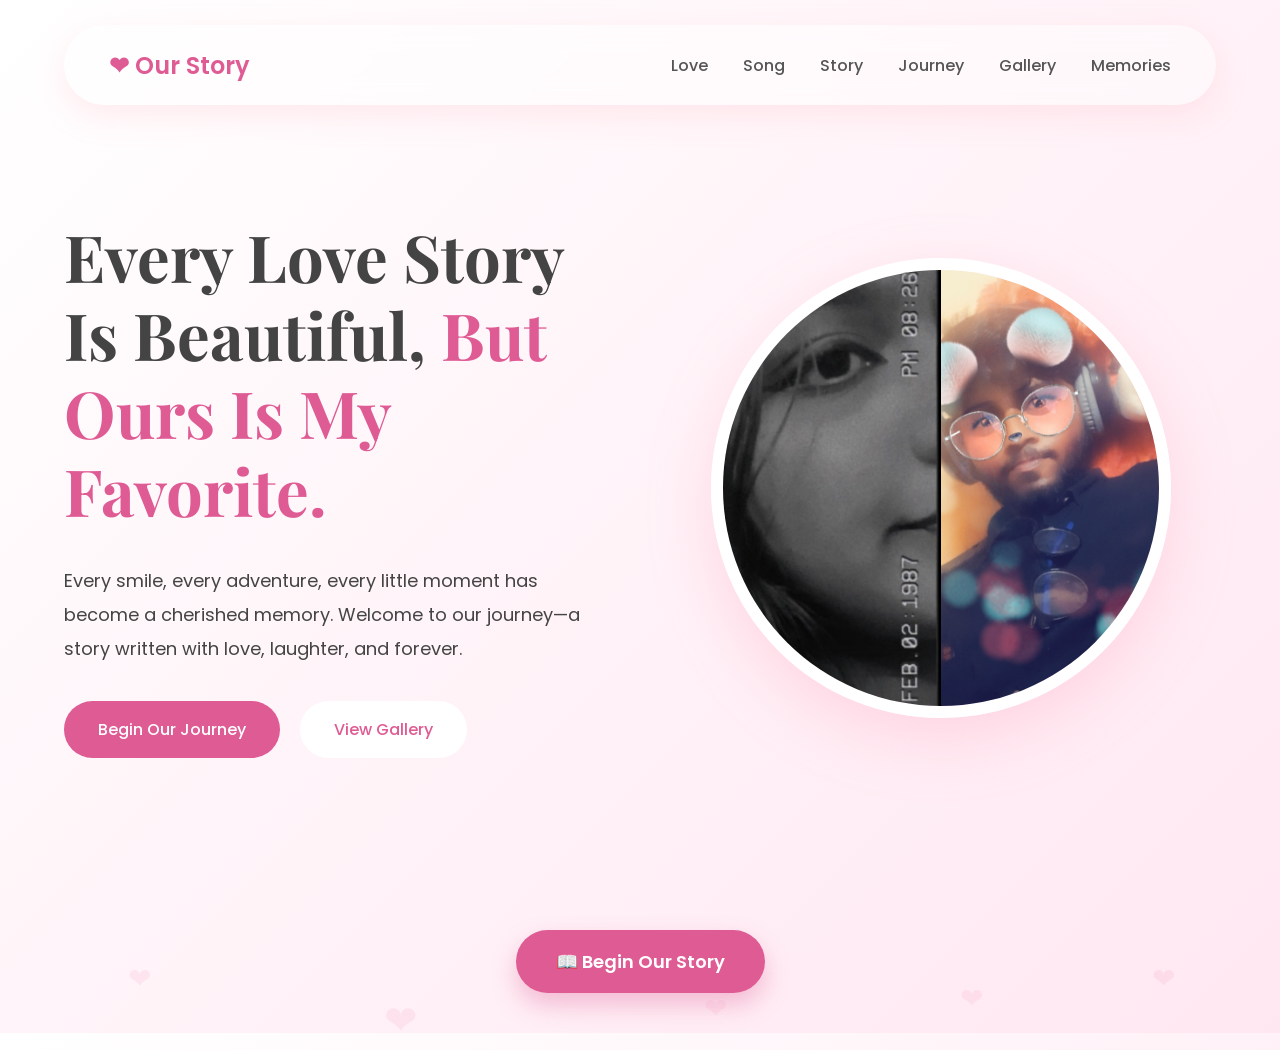
<file: Index.html>
<!DOCTYPE html>
<html lang="en">

<head>
    <meta charset="UTF-8">
    <meta name="viewport" content="width=device-width, initial-scale=1.0">

    <title>Our Love Story</title>

    <link rel="stylesheet" href="style.css">

    <link rel="preconnect" href="https://fonts.googleapis.com">
    <link href="https://fonts.googleapis.com/css2?family=Playfair+Display:wght@600;700&family=Poppins:wght@300;400;500;600&display=swap" rel="stylesheet">
</head>

<body>

    <!-- Floating Hearts -->

    <div class="heart h1">❤</div>
    <div class="heart h2">❤</div>
    <div class="heart h3">❤</div>
    <div class="heart h4">❤</div>
    <div class="heart h5">❤</div>

    <!-- Navbar -->

    <nav>

        <div class="logo">
            ❤ Our Story
        </div>

        <ul>

            <li><a href="Love.html">Love</a></li>
            <li><a href="Music.html">Song</a></li>
            <li><a href="Story.html">Story</a></li>
            <li><a href="Journey.html">Journey</a></li>
            <li><a href="Gallery.html">Gallery</a></li>
            <li><a href="Memories.html">Memories</a></li>

        </ul>

    </nav>


    <!-- Hero -->

    <section class="hero">

        <div class="content">

            <h1>
                Every Love Story Is Beautiful,
                <span>But Ours Is My Favorite.</span>
            </h1>

            <p>

                Every smile, every adventure, every little moment has become a cherished memory.
                Welcome to our journey—a story written with love, laughter, and forever.

            </p>

            <div class="buttons">

                <a href="Journey.html" class="btn primary">Begin Our Journey</a>

                <a href="Gallery.html" class="btn secondary">View Gallery</a>

            </div>

        </div>


        <div class="image">

            <img src="images/Couple.png" alt="Couple">

        </div>

    </section>


    <div class="story-container">

    <a href="story.html" class="story-button">
        📖 Begin Our Story
    </a>

</div>

</body>

</html>
</file>
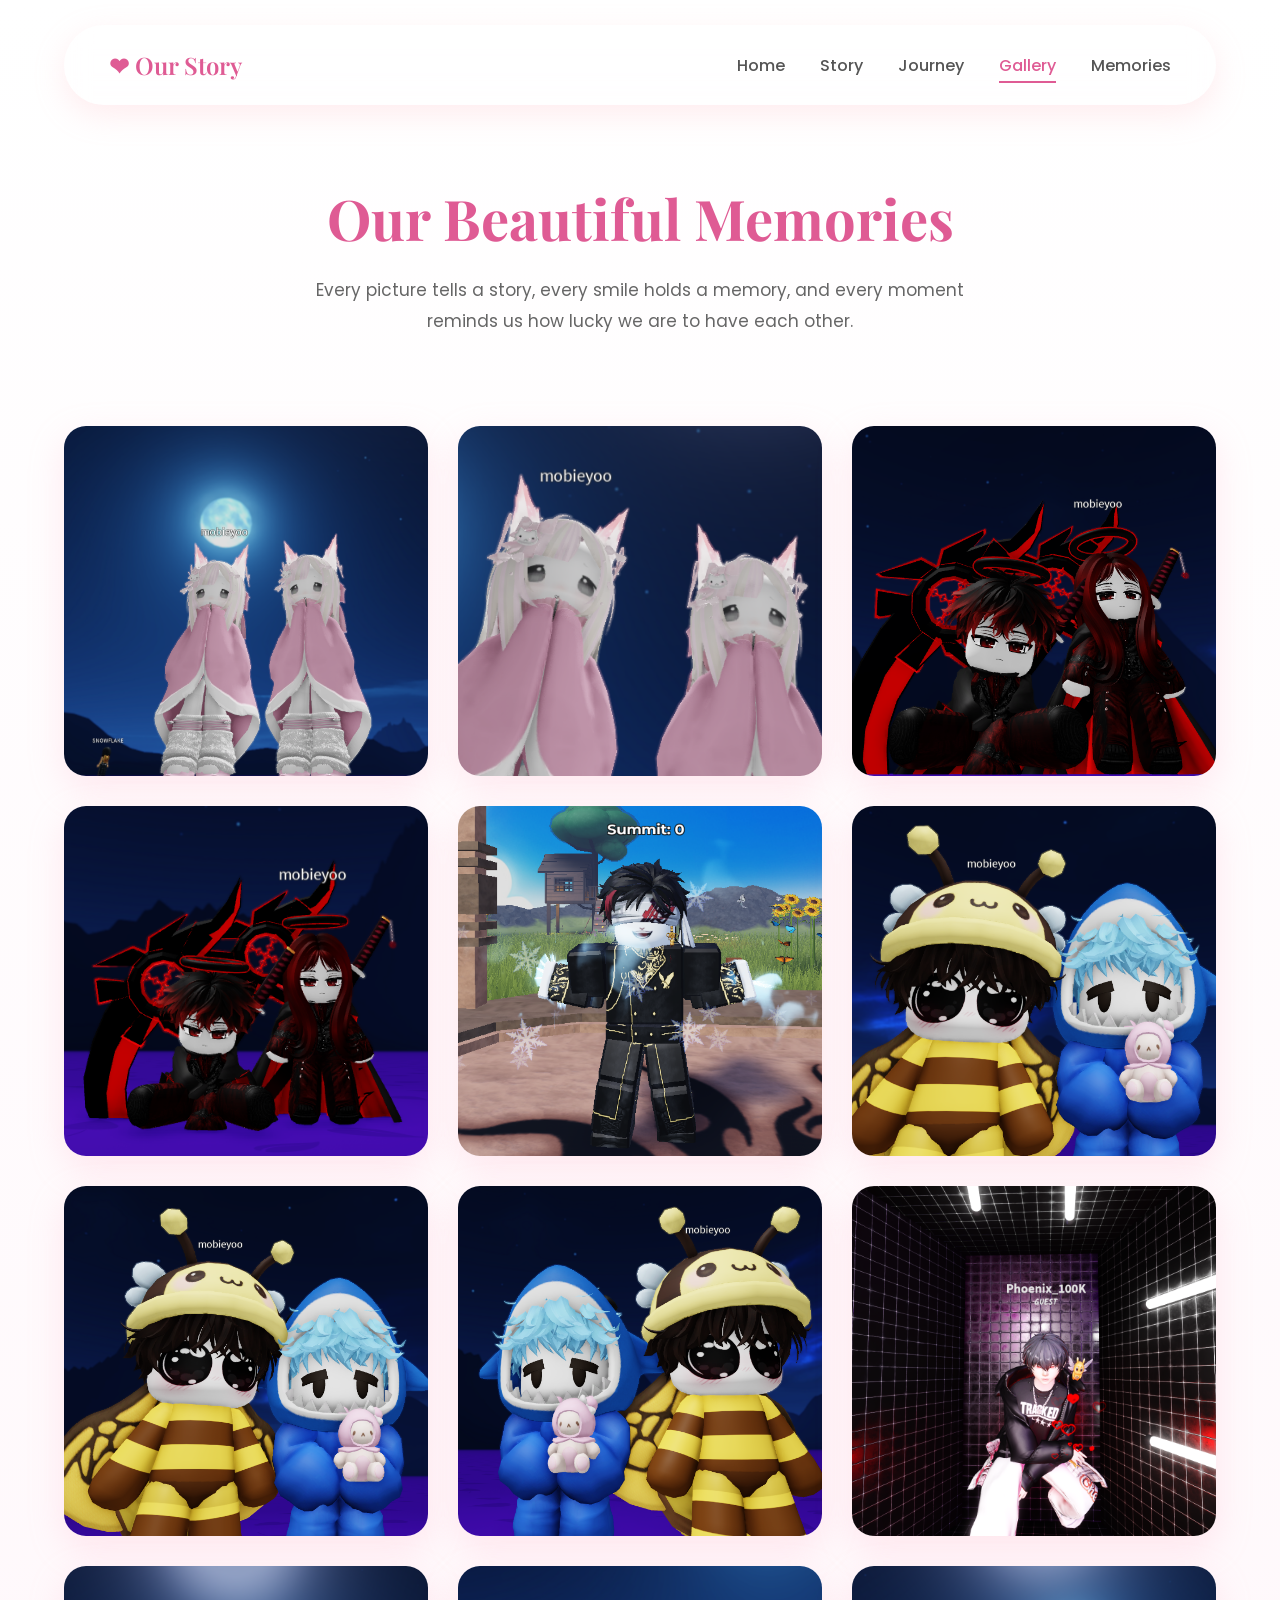
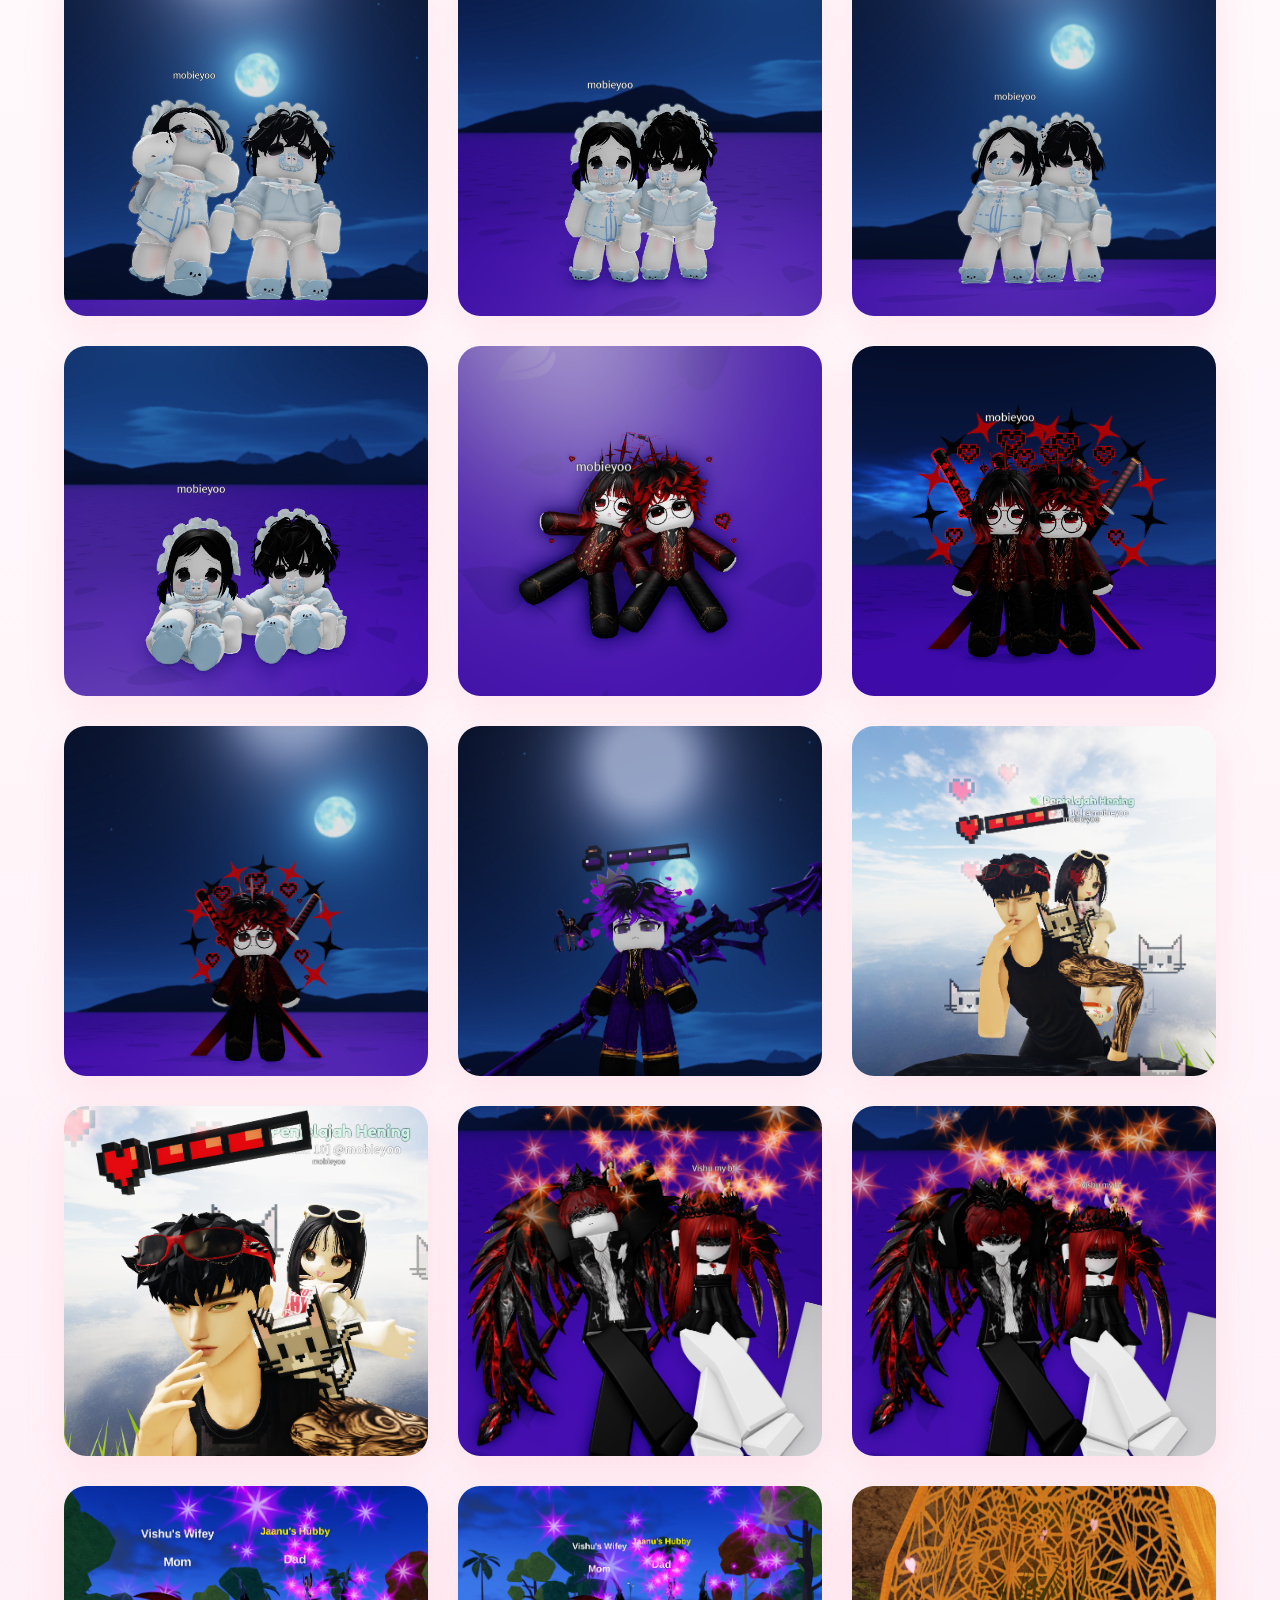
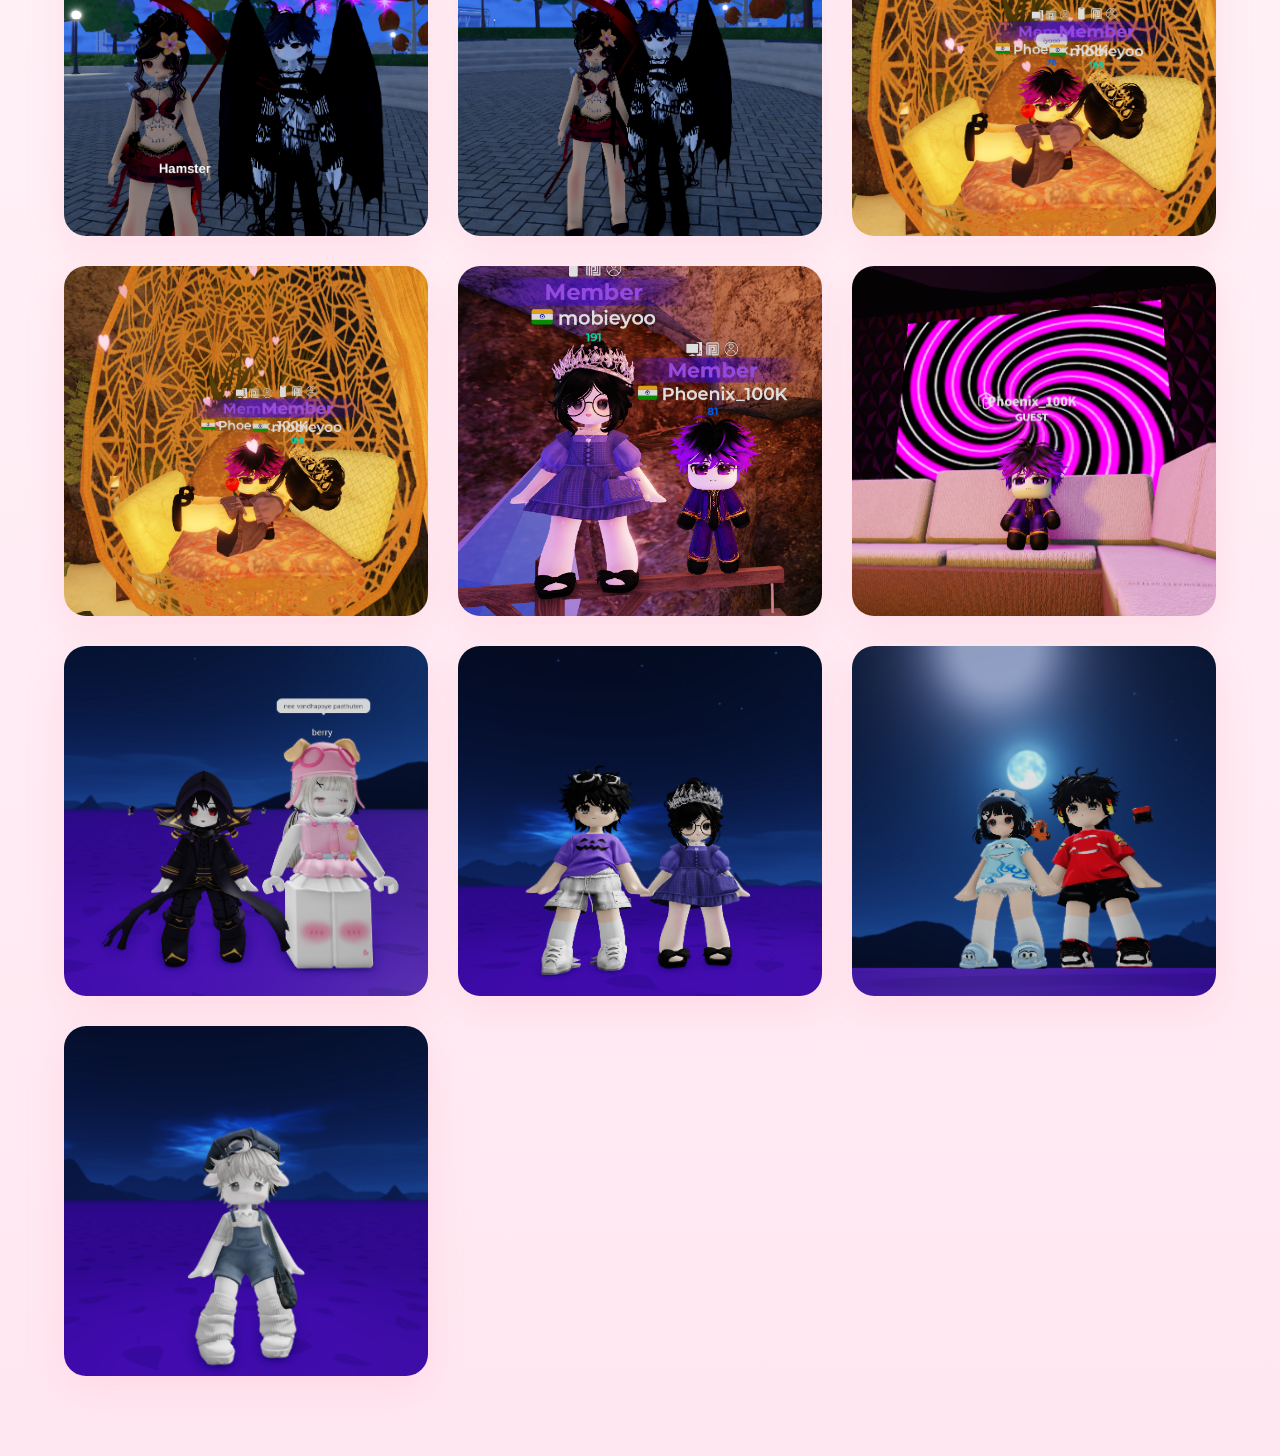
<file: Gallery.html>
<!DOCTYPE html>
<html lang="en">

<head>
    <meta charset="UTF-8">
    <meta name="viewport" content="width=device-width, initial-scale=1.0">
    <title>Gallery | Our Love Story</title>

    <link rel="stylesheet" href="gallery.css">

    <link href="https://fonts.googleapis.com/css2?family=Playfair+Display:wght@600;700&family=Poppins:wght@300;400;500;600&display=swap" rel="stylesheet">
</head>

<body>

    <!-- ================= NAVIGATION ================= -->

    <nav>

        <div class="logo">
            ❤ Our Story
        </div>

        <ul>

            <li><a href="index.html">Home</a></li>
            <li><a href="story.html">Story</a></li>
            <li><a href="journey.html">Journey</a></li>
            <li><a href="gallery.html" class="active">Gallery</a></li>
            <li><a href="memories.html">Memories</a></li>

        </ul>

    </nav>

    <!-- ================= HERO ================= -->

    <header class="hero">

        <h1>Our Beautiful Memories</h1>

        <p>
            Every picture tells a story, every smile holds a memory,
            and every moment reminds us how lucky we are to have each other.
        </p>

    </header>

    <!-- ================= GALLERY ================= -->

    <main class="gallery">

        <div class="photo"><img src="images/gallery/1.png" alt="Memory 1"></div>
        <div class="photo"><img src="images/gallery/2.png" alt="Memory 2"></div>
        <div class="photo"><img src="images/gallery/3.png" alt="Memory 3"></div>
        <div class="photo"><img src="images/gallery/4.png" alt="Memory 4"></div>
        <div class="photo"><img src="images/gallery/5.png" alt="Memory 5"></div>
        <div class="photo"><img src="images/gallery/6.png" alt="Memory 6"></div>
        <div class="photo"><img src="images/gallery/7.png" alt="Memory 7"></div>
        <div class="photo"><img src="images/gallery/8.png" alt="Memory 8"></div>
        <div class="photo"><img src="images/gallery/9.png" alt="Memory 9"></div>
        <div class="photo"><img src="images/gallery/10.png" alt="Memory 10"></div>
        <div class="photo"><img src="images/gallery/11.png" alt="Memory 11"></div>
        <div class="photo"><img src="images/gallery/12.png" alt="Memory 12"></div>
        <div class="photo"><img src="images/gallery/13.png" alt="Memory 13"></div>
        <div class="photo"><img src="images/gallery/14.png" alt="Memory 14"></div>
        <div class="photo"><img src="images/gallery/15.png" alt="Memory 15"></div>
        <div class="photo"><img src="images/gallery/16.png" alt="Memory 16"></div>
        <div class="photo"><img src="images/gallery/17.png" alt="Memory 17"></div>
        <div class="photo"><img src="images/gallery/18.png" alt="Memory 18"></div>
        <div class="photo"><img src="images/gallery/19.png" alt="Memory 19"></div>
        <div class="photo"><img src="images/gallery/20.png" alt="Memory 20"></div>
        <div class="photo"><img src="images/gallery/21.png" alt="Memory 21"></div>
        <div class="photo"><img src="images/gallery/22.png" alt="Memory 22"></div>
        <div class="photo"><img src="images/gallery/23.png" alt="Memory 23"></div>
        <div class="photo"><img src="images/gallery/24.png" alt="Memory 24"></div>
        <div class="photo"><img src="images/gallery/25.png" alt="Memory 25"></div>
        <div class="photo"><img src="images/gallery/26.png" alt="Memory 26"></div>
        <div class="photo"><img src="images/gallery/27.png" alt="Memory 27"></div>
        <div class="photo"><img src="images/gallery/28.png" alt="Memory 28"></div>
        <div class="photo"><img src="images/gallery/29.png" alt="Memory 29"></div>
        <div class="photo"><img src="images/gallery/30.png" alt="Memory 30"></div>
        <div class="photo"><img src="images/gallery/31.png" alt="Memory 31"></div>

    </main>

</body>

</html>
</file>
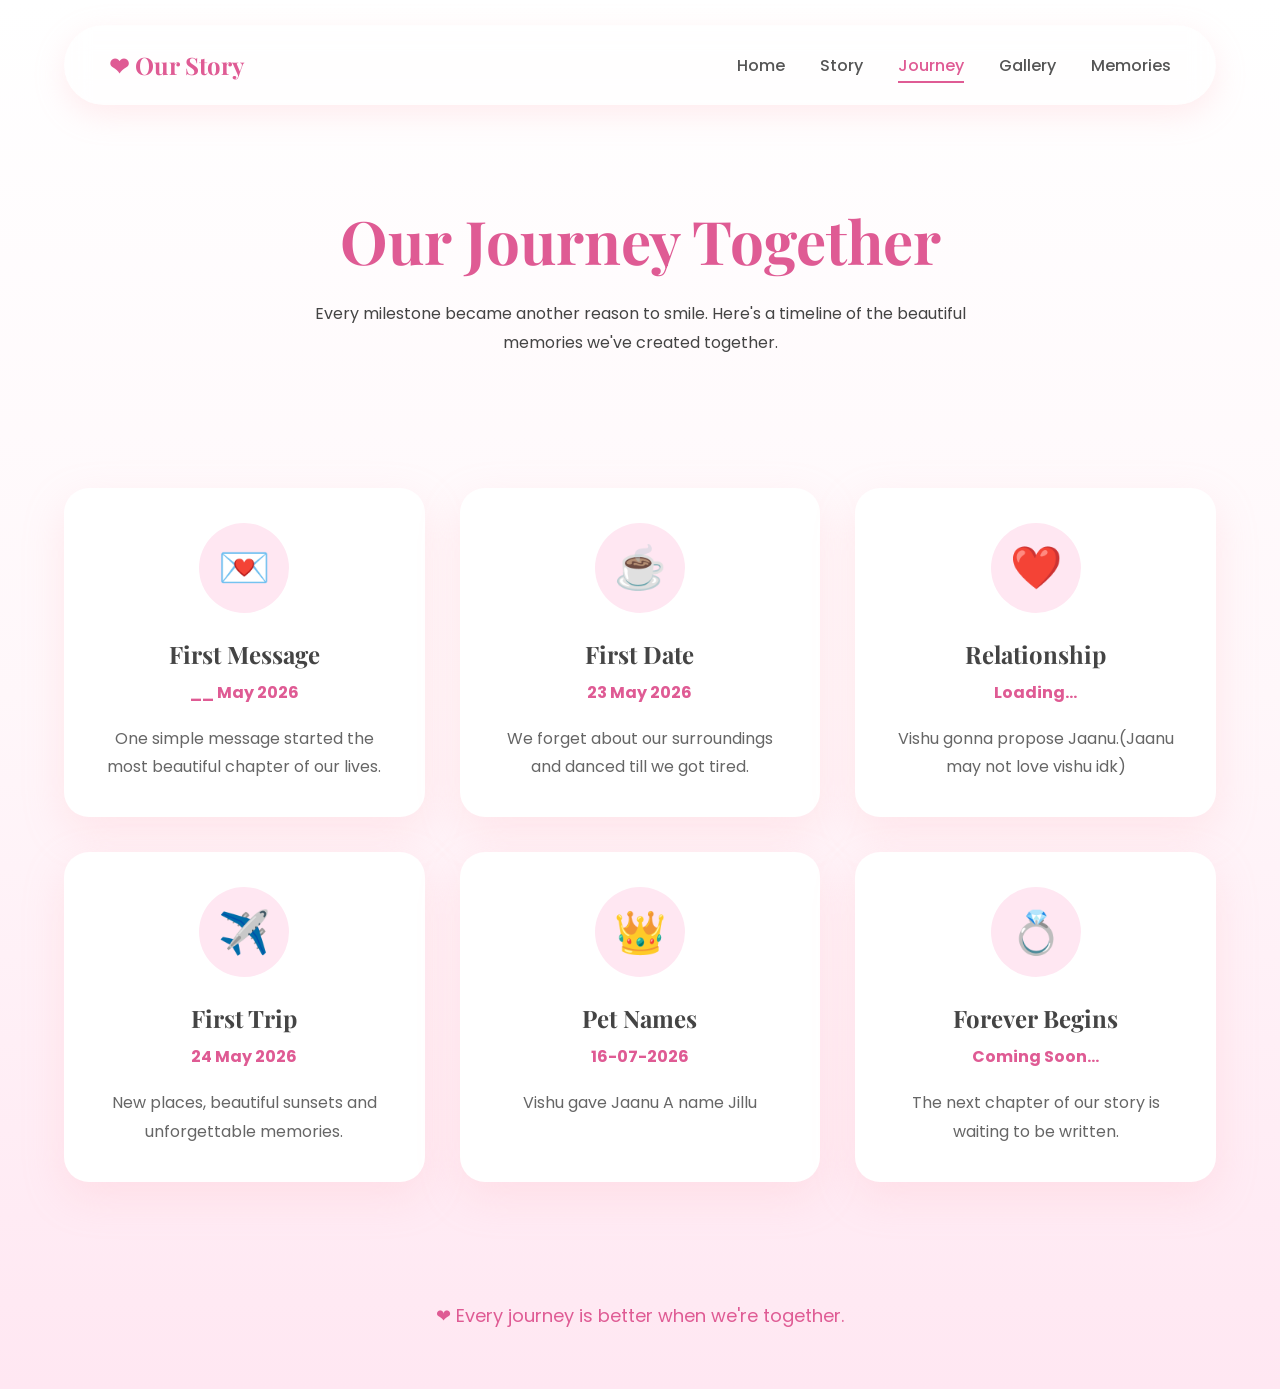
<file: Journey.html>
<!DOCTYPE html>
<html lang="en">

<head>

    <meta charset="UTF-8">
    <meta name="viewport" content="width=device-width, initial-scale=1.0">

    <title>Our Journey</title>

    <link rel="stylesheet" href="journey.css">

    <link href="https://fonts.googleapis.com/css2?family=Playfair+Display:wght@600;700&family=Poppins:wght@300;400;500;600&display=swap" rel="stylesheet">

</head>

<body>

<nav>

    <div class="logo">
        ❤ Our Story
    </div>

    <ul>

        <li><a href="index.html">Home</a></li>
        <li><a href="story.html">Story</a></li>
        <li><a href="journey.html" class="active">Journey</a></li>
        <li><a href="gallery.html">Gallery</a></li>
        <li><a href="memories.html">Memories</a></li>

    </ul>

</nav>

<header class="hero">

    <h1>Our Journey Together</h1>

    <p>

        Every milestone became another reason to smile.
        Here's a timeline of the beautiful memories we've created together.

    </p>

</header>

<section class="journey">

    <div class="step">

        <div class="icon">💌</div>

        <h2>First Message</h2>

        <h3>__ May 2026</h3>

        <p>
            One simple message started the most beautiful chapter of our lives.
        </p>

    </div>

    <div class="step">

        <div class="icon">☕</div>

        <h2>First Date</h2>

        <h3>23 May 2026</h3>

        <p>
            We forget about our surroundings and danced till we got tired.
        </p>

    </div>

    <div class="step">

        <div class="icon">❤️</div>

        <h2>Relationship</h2>

        <h3>Loading...</h3>

        <p>
            Vishu gonna propose Jaanu.(Jaanu may not love vishu idk)
        </p>

    </div>

    <div class="step">

        <div class="icon">✈️</div>

        <h2>First Trip</h2>

        <h3>24 May 2026</h3>

        <p>
            New places, beautiful sunsets and unforgettable memories.
        </p>

    </div>

    <div class="step">

        <div class="icon">👑</div>

        <h2>Pet Names</h2>

        <h3>16-07-2026</h3>

        <p>
            Vishu gave Jaanu A name Jillu
        </p>

    </div>

    <div class="step">

        <div class="icon">💍</div>

        <h2>Forever Begins</h2>

        <h3>Coming Soon...</h3>

        <p>
            The next chapter of our story is waiting to be written.
        </p>

    </div>

</section>

<footer>

    ❤ Every journey is better when we're together.

</footer>

</body>

</html>
</file>
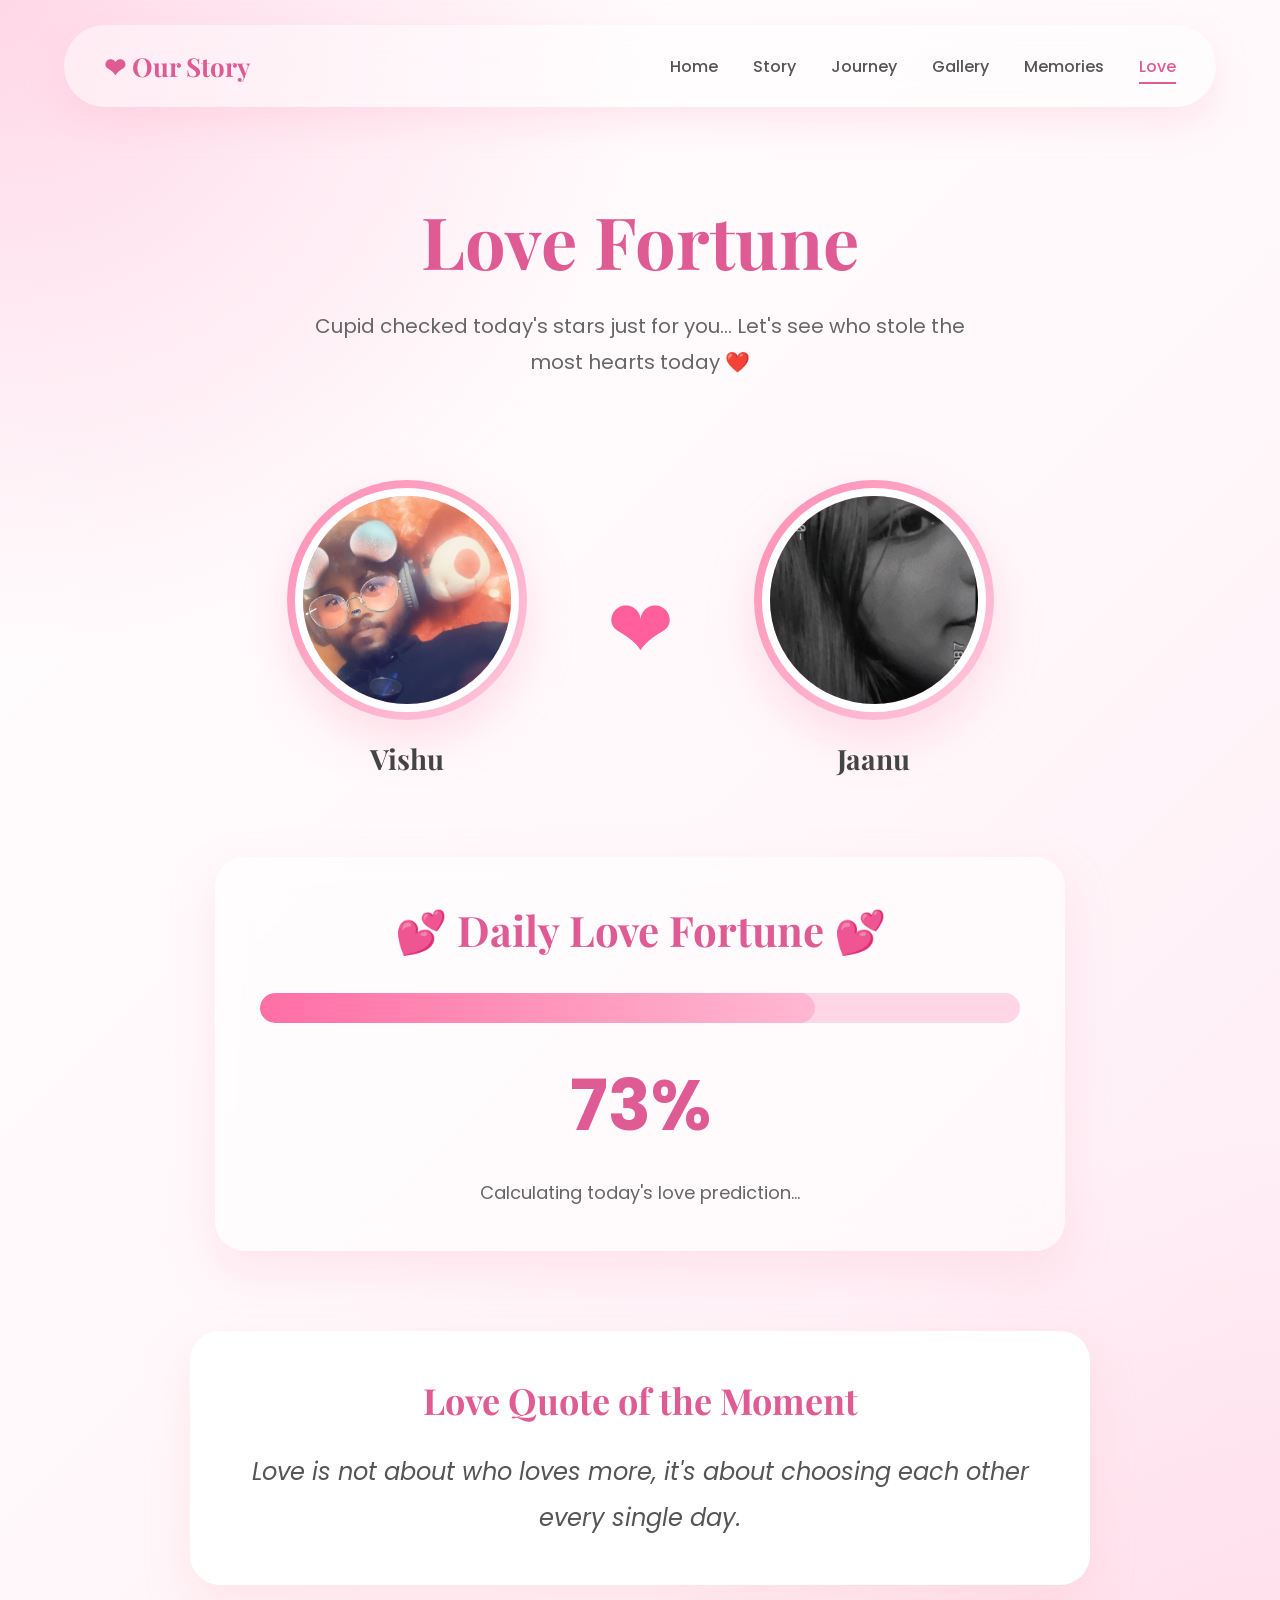
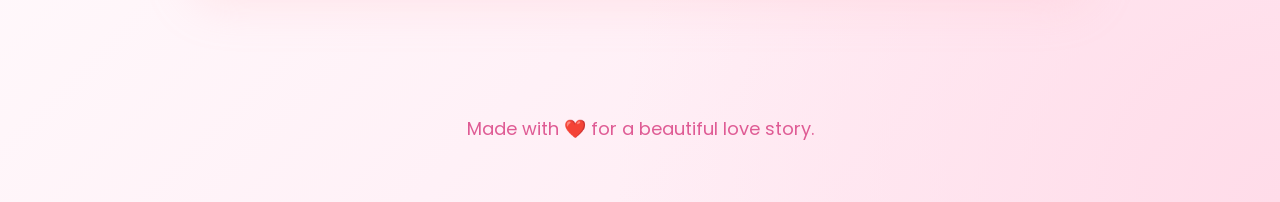
<file: Love.html>
<!DOCTYPE html>
<html lang="en">

<head>

    <meta charset="UTF-8">
    <meta name="viewport" content="width=device-width, initial-scale=1.0">

    <title>Love Fortune | Our Story</title>

    <link rel="stylesheet" href="love.css">

    <link href="https://fonts.googleapis.com/css2?family=Playfair+Display:wght@600;700&family=Poppins:wght@300;400;500;600;700&display=swap" rel="stylesheet">

</head>

<body>

<!-- ================= Floating Hearts ================= -->

<div class="hearts">

<span>❤</span>
<span>❤</span>
<span>❤</span>
<span>❤</span>
<span>❤</span>
<span>❤</span>
<span>❤</span>
<span>❤</span>

</div>

<!-- ================= Navigation ================= -->

<nav>

<div class="logo">

❤ Our Story

</div>

<ul>

<li><a href="index.html">Home</a></li>
<li><a href="story.html">Story</a></li>
<li><a href="journey.html">Journey</a></li>
<li><a href="gallery.html">Gallery</a></li>
<li><a href="memories.html">Memories</a></li>
<li><a href="love.html" class="active">Love</a></li>

</ul>

</nav>

<!-- ================= Hero ================= -->

<section class="hero">

<h1>

Love Fortune

</h1>

<p>

Cupid checked today's stars just for you...

Let's see who stole the most hearts today ❤️

</p>

</section>

<!-- ================= Couple ================= -->

<section class="couple">

<div class="person">

<div class="image">

<img src="images/Vishu.jpeg">

</div>

<h2>Vishu</h2>

</div>

<div class="heart-center">

❤

</div>

<div class="person">

<div class="image">

<img src="images/Partner.jpeg">

</div>

<h2>Jaanu</h2>

</div>

</section>

<!-- ================= Love Meter ================= -->

<section class="meter-card">

<h2>

💕 Daily Love Fortune 💕

</h2>

<div class="meter">

<div class="fill" id="fill"></div>

</div>

<div class="percent" id="percent">

0%

</div>

<p class="loading">

Calculating today's love prediction...

</p>

</section>

<!-- ================= Result ================= -->

<section class="result hidden" id="result">

<h2>

🏆 Today's Love Champion

</h2>

<h1>

❤️ Jaanu ❤️

</h1>

<p id="fortune">

Loading...

</p>

<div class="crown">

👑

</div>

<button id="again">

💖 Try Another Fortune

</button>

</section>

<!-- ================= Quote ================= -->

<section class="quote">

<h2>

Love Quote of the Moment

</h2>

<blockquote id="quote">

Love is not about who loves more,

it's about choosing each other every single day.

</blockquote>

</section>

<footer>

Made with ❤️ for a beautiful love story.

</footer>

<script src="love.js"></script>

</body>

</html>
</file>
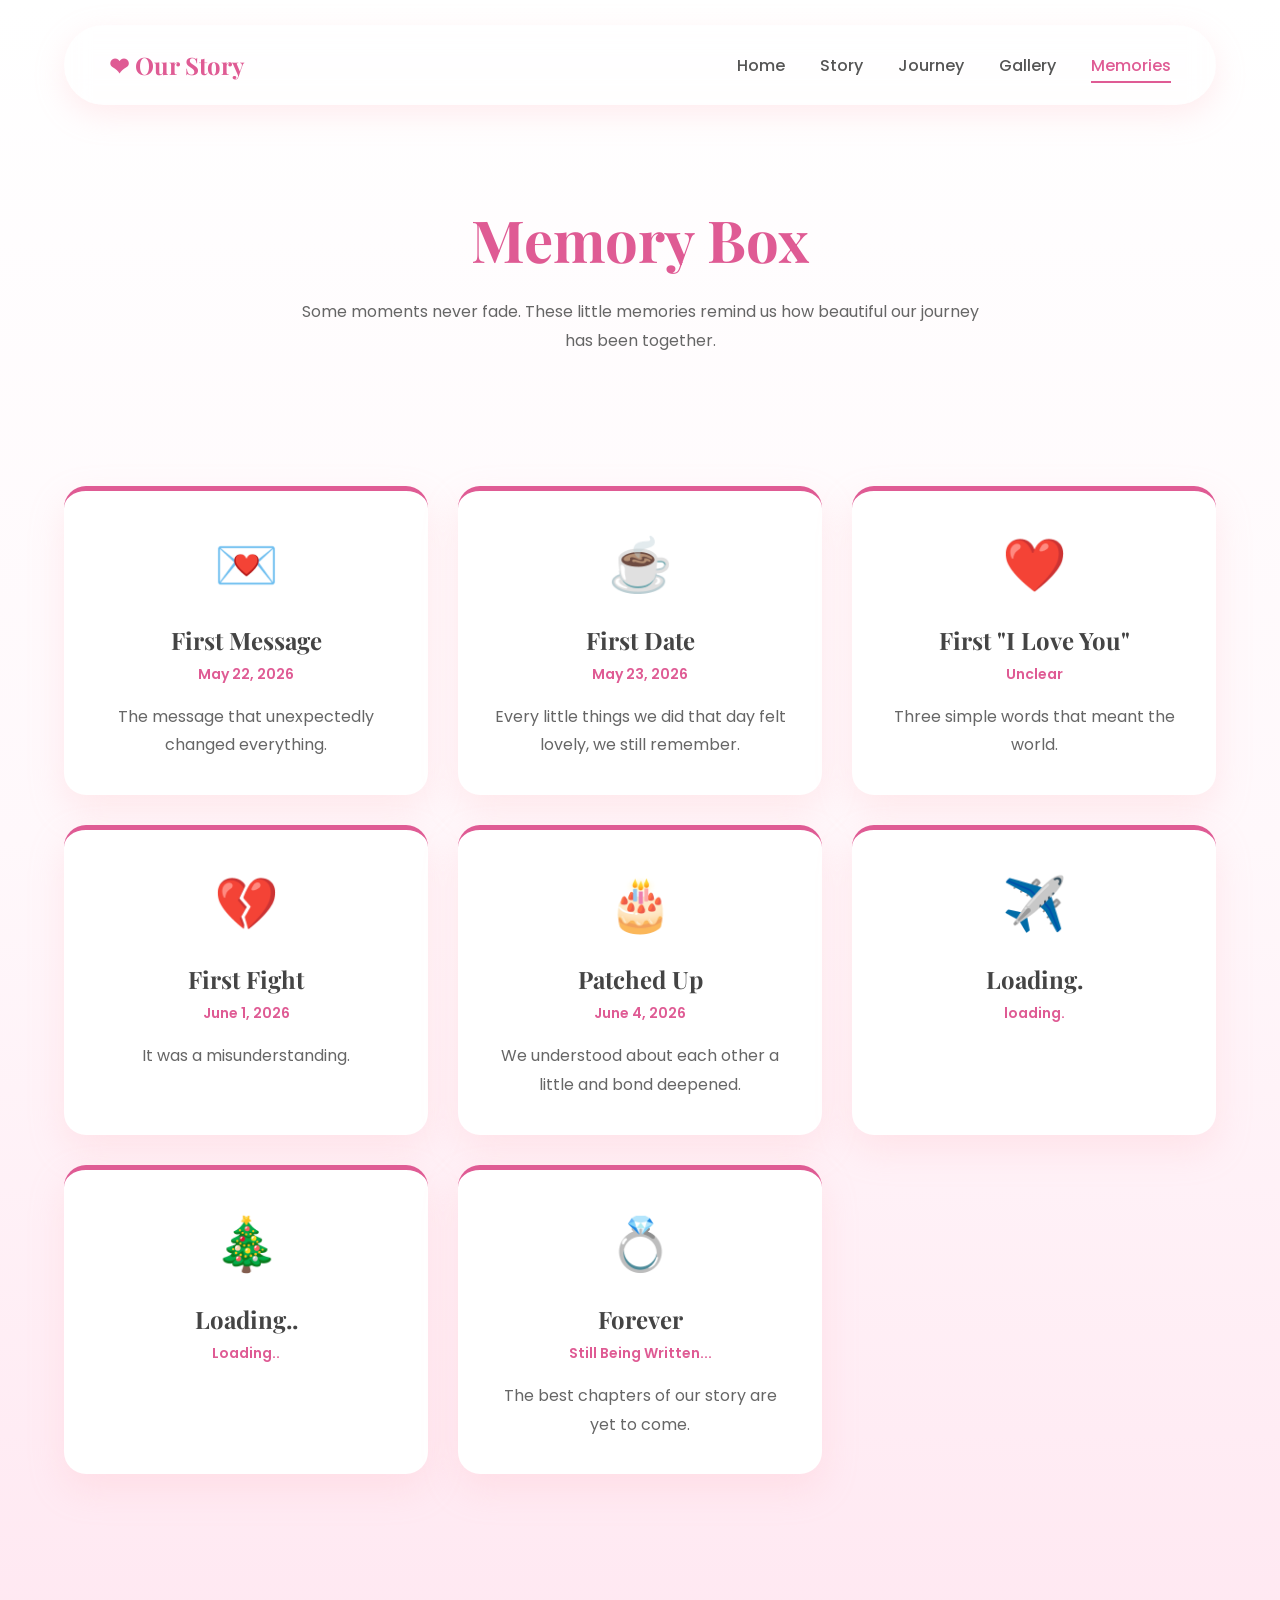
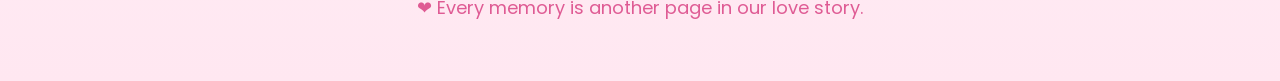
<file: Memories.html>
<!DOCTYPE html>
<html lang="en">

<head>

    <meta charset="UTF-8">
    <meta name="viewport" content="width=device-width, initial-scale=1.0">

    <title>Our Memories</title>

    <link rel="stylesheet" href="memories.css">

    <link href="https://fonts.googleapis.com/css2?family=Playfair+Display:wght@600;700&family=Poppins:wght@300;400;500;600&display=swap" rel="stylesheet">

</head>

<body>

<nav>

    <div class="logo">
        ❤ Our Story
    </div>

    <ul>

        <li><a href="index.html">Home</a></li>
        <li><a href="story.html">Story</a></li>
        <li><a href="journey.html">Journey</a></li>
        <li><a href="gallery.html">Gallery</a></li>
        <li><a href="memories.html" class="active">Memories</a></li>

    </ul>

</nav>

<header class="hero">

    <h1>Memory Box</h1>

    <p>
        Some moments never fade. These little memories remind us
        how beautiful our journey has been together.
    </p>

</header>

<section class="memories">

    <div class="memory">
        <div class="emoji">💌</div>
        <h2>First Message</h2>
        <span>May 22, 2026</span>
        <p>The message that unexpectedly changed everything.</p>
    </div>

    <div class="memory">
        <div class="emoji">☕</div>
        <h2>First Date</h2>
        <span>May 23, 2026</span>
        <p>Every little things we did that day felt lovely, we still remember.</p>
    </div>

    <div class="memory">
        <div class="emoji">❤️</div>
        <h2>First "I Love You"</h2>
        <span>Unclear</span>
        <p>Three simple words that meant the world.</p>
    </div>

    <div class="memory">
        <div class="emoji">💔</div>
        <h2>First Fight</h2>
        <span>June 1, 2026</span>
        <p>It was a misunderstanding.</p>
    </div>

    <div class="memory">
        <div class="emoji">🎂</div>
        <h2>Patched Up</h2>
        <span>June 4, 2026</span>
        <p>We understood about each other a little and bond deepened.</p>
    </div>

    <div class="memory">
        <div class="emoji">✈️</div>
        <h2>Loading.</h2>
        <span>loading.</span>
        <p></p>
    </div>

    <div class="memory">
        <div class="emoji">🎄</div>
        <h2>Loading..</h2>
        <span>Loading..</span>
        <p></p>
    </div>

    <div class="memory">
        <div class="emoji">💍</div>
        <h2>Forever</h2>
        <span>Still Being Written...</span>
        <p>The best chapters of our story are yet to come.</p>
    </div>

</section>

<footer>

    ❤ Every memory is another page in our love story.

</footer>

</body>

</html>
</file>
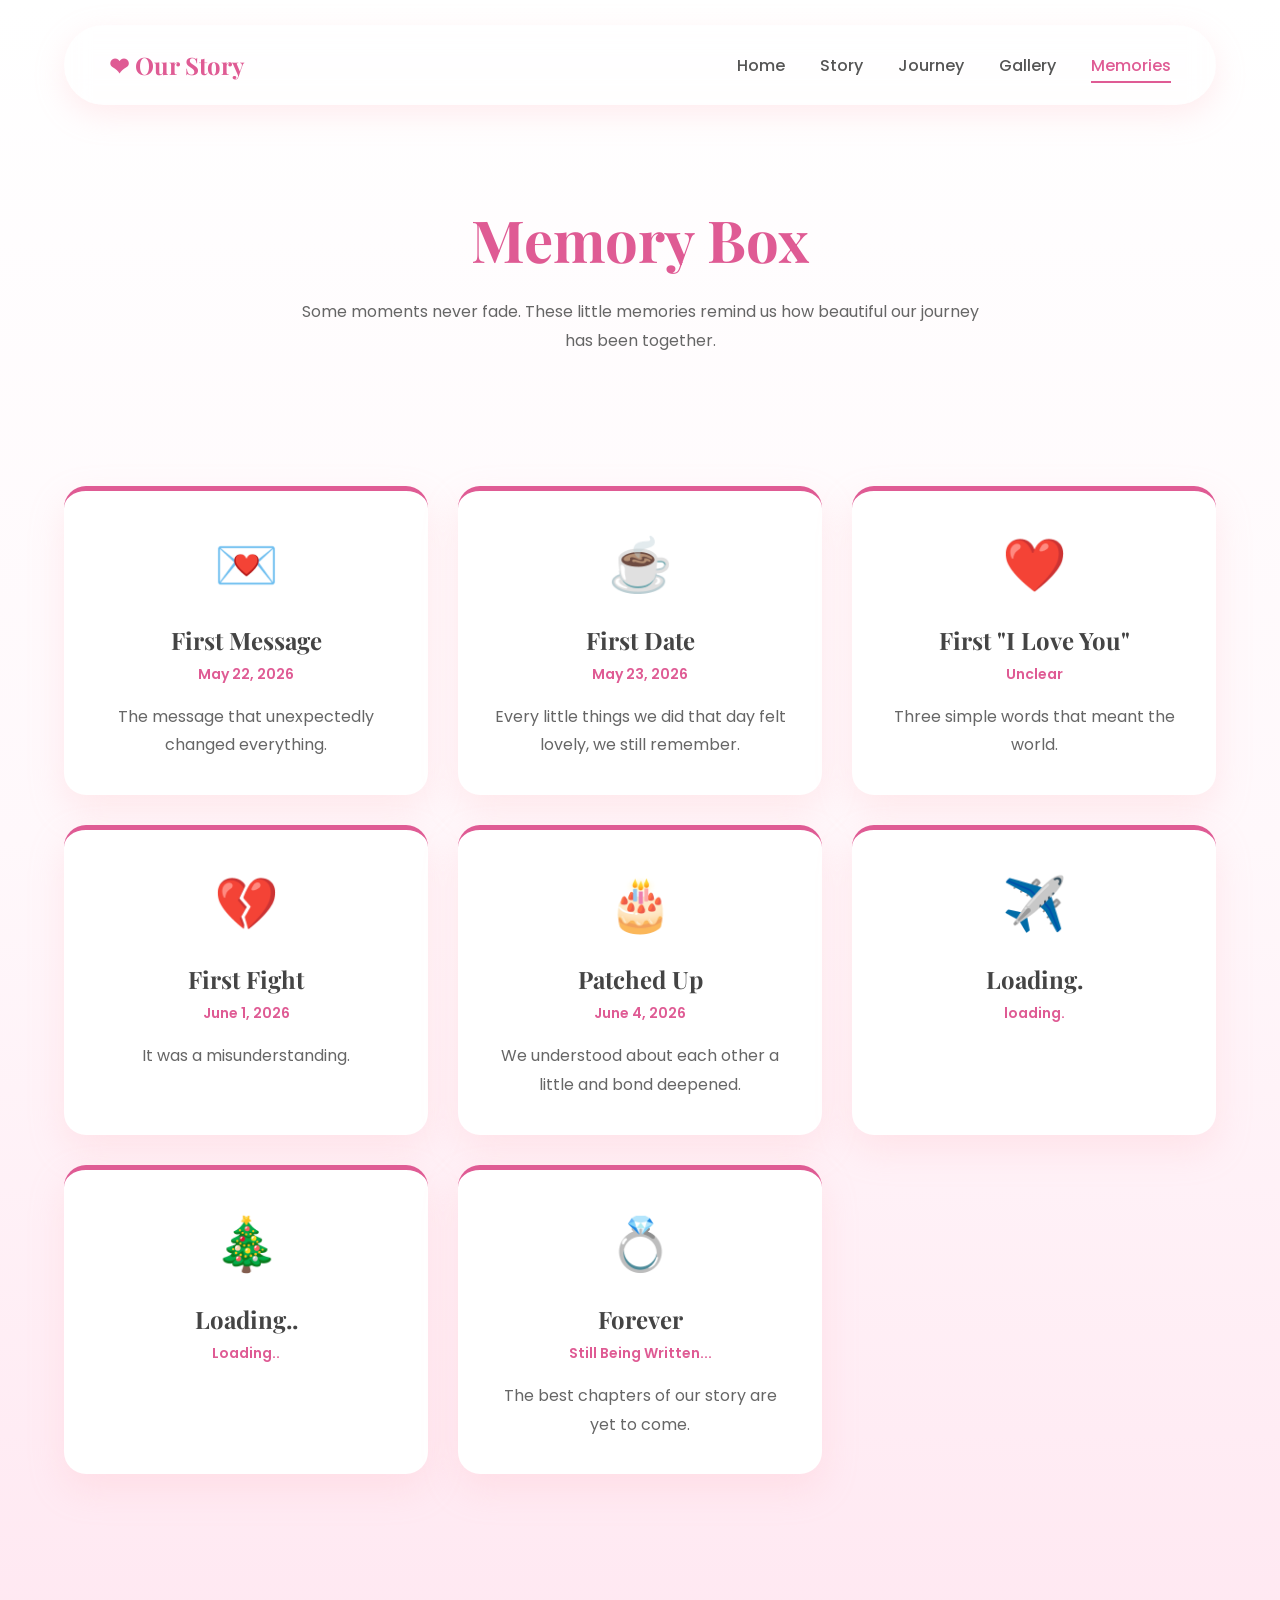
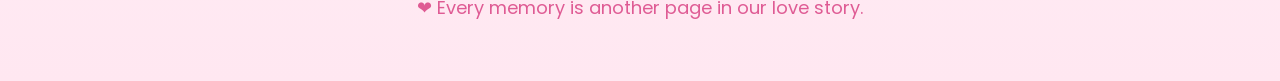
<file: memories.html>
<!DOCTYPE html>
<html lang="en">

<head>

    <meta charset="UTF-8">
    <meta name="viewport" content="width=device-width, initial-scale=1.0">

    <title>Our Memories</title>

    <link rel="stylesheet" href="memories.css">

    <link href="https://fonts.googleapis.com/css2?family=Playfair+Display:wght@600;700&family=Poppins:wght@300;400;500;600&display=swap" rel="stylesheet">

</head>

<body>

<nav>

    <div class="logo">
        ❤ Our Story
    </div>

    <ul>

        <li><a href="index.html">Home</a></li>
        <li><a href="story.html">Story</a></li>
        <li><a href="journey.html">Journey</a></li>
        <li><a href="gallery.html">Gallery</a></li>
        <li><a href="memories.html" class="active">Memories</a></li>

    </ul>

</nav>

<header class="hero">

    <h1>Memory Box</h1>

    <p>
        Some moments never fade. These little memories remind us
        how beautiful our journey has been together.
    </p>

</header>

<section class="memories">

    <div class="memory">
        <div class="emoji">💌</div>
        <h2>First Message</h2>
        <span>May 22, 2026</span>
        <p>The message that unexpectedly changed everything.</p>
    </div>

    <div class="memory">
        <div class="emoji">☕</div>
        <h2>First Date</h2>
        <span>May 23, 2026</span>
        <p>Every little things we did that day felt lovely, we still remember.</p>
    </div>

    <div class="memory">
        <div class="emoji">❤️</div>
        <h2>First "I Love You"</h2>
        <span>Unclear</span>
        <p>Three simple words that meant the world.</p>
    </div>

    <div class="memory">
        <div class="emoji">💔</div>
        <h2>First Fight</h2>
        <span>June 1, 2026</span>
        <p>It was a misunderstanding.</p>
    </div>

    <div class="memory">
        <div class="emoji">🎂</div>
        <h2>Patched Up</h2>
        <span>June 4, 2026</span>
        <p>We understood about each other a little and bond deepened.</p>
    </div>

    <div class="memory">
        <div class="emoji">✈️</div>
        <h2>Loading.</h2>
        <span>loading.</span>
        <p></p>
    </div>

    <div class="memory">
        <div class="emoji">🎄</div>
        <h2>Loading..</h2>
        <span>Loading..</span>
        <p></p>
    </div>

    <div class="memory">
        <div class="emoji">💍</div>
        <h2>Forever</h2>
        <span>Still Being Written...</span>
        <p>The best chapters of our story are yet to come.</p>
    </div>

</section>

<footer>

    ❤ Every memory is another page in our love story.

</footer>

</body>

</html>
</file>
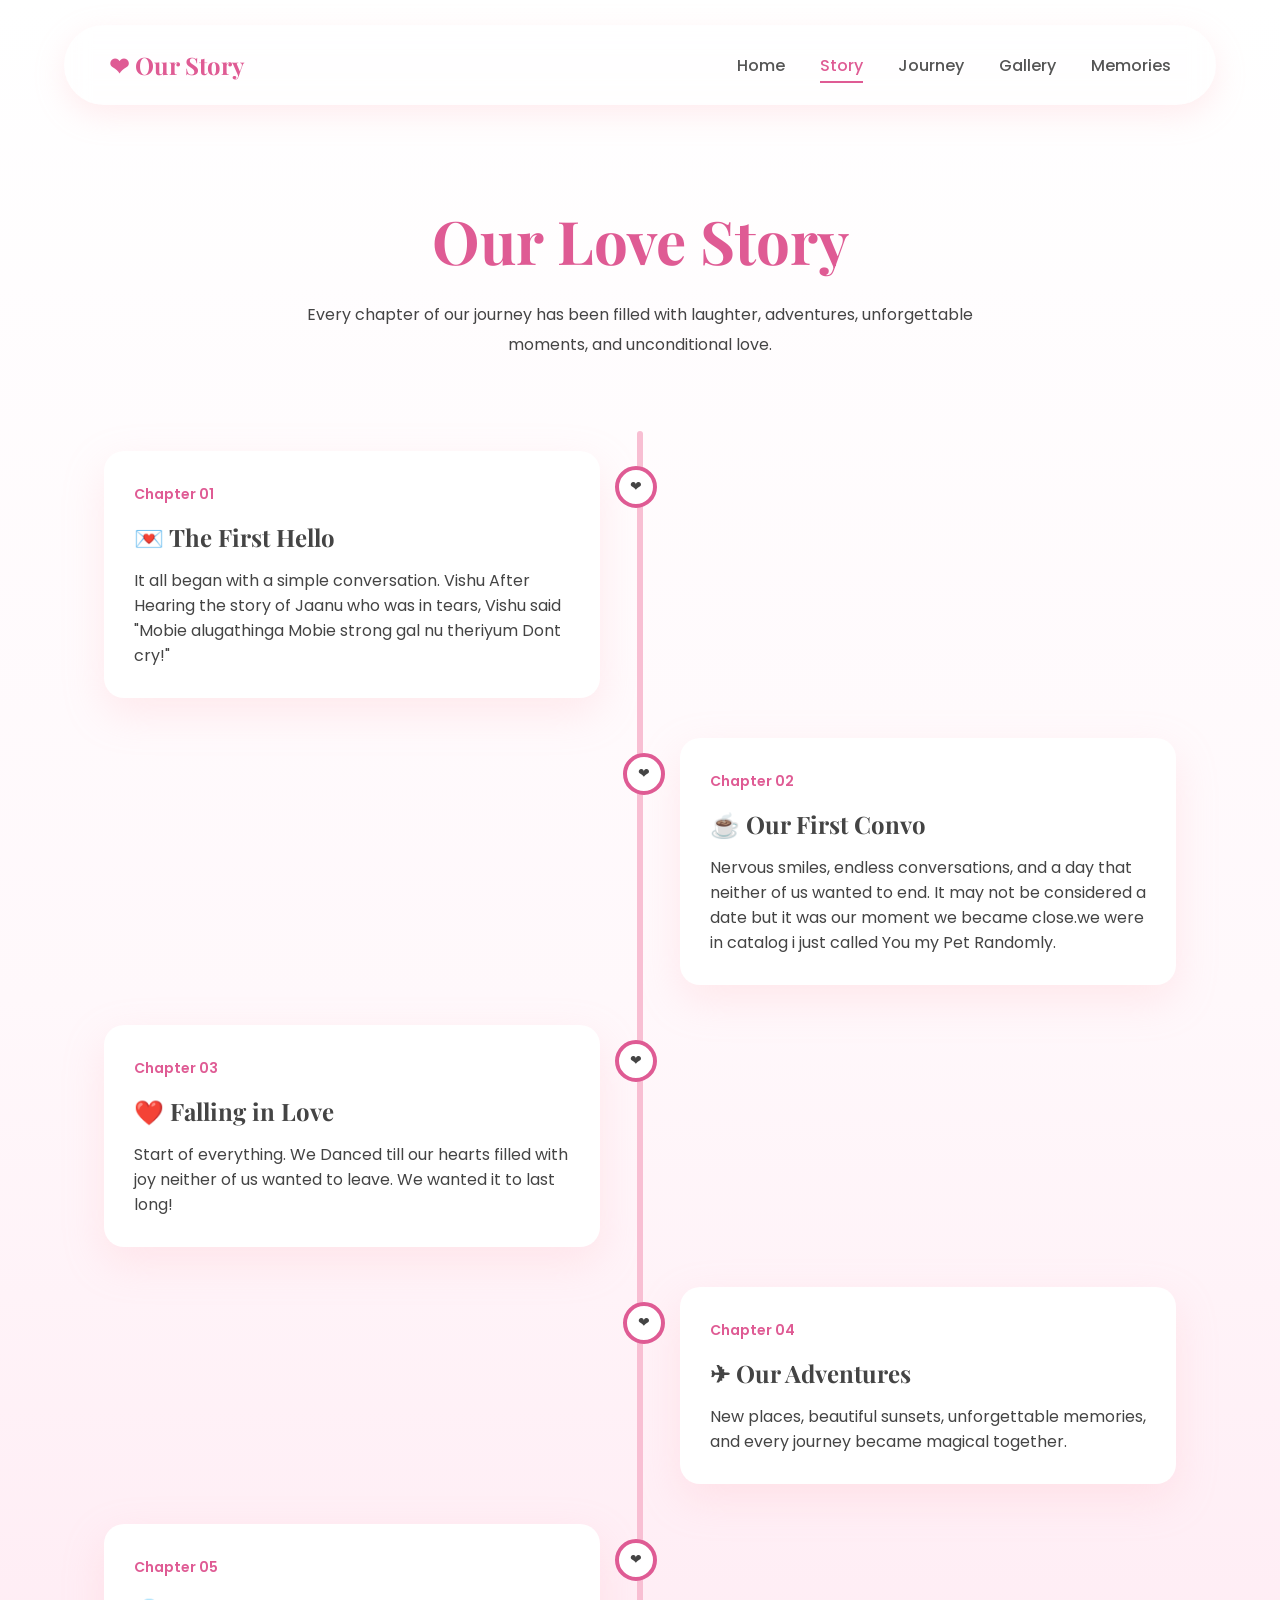
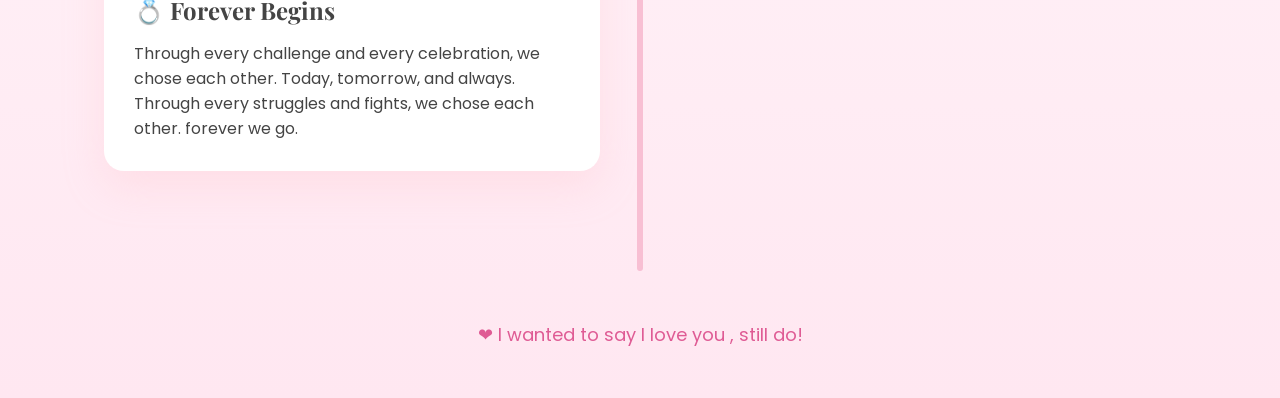
<file: Story.html>
<!DOCTYPE html>
<html lang="en">

<head>

    <meta charset="UTF-8">
    <meta name="viewport" content="width=device-width, initial-scale=1.0">

    <title>Our Story</title>

    <link rel="stylesheet" href="story.css">

    <link href="https://fonts.googleapis.com/css2?family=Playfair+Display:wght@600;700&family=Poppins:wght@300;400;500;600&display=swap" rel="stylesheet">

</head>

<body>

<nav>

    <div class="logo">
        ❤ Our Story
    </div>

    <ul>

        <li><a href="index.html">Home</a></li>
        <li><a href="story.html" class="active">Story</a></li>
        <li><a href="journey.html">Journey</a></li>
        <li><a href="gallery.html">Gallery</a></li>
        <li><a href="memories.html">Memories</a></li>

    </ul>

</nav>


<header class="hero">

    <h1>Our Love Story</h1>

    <p>

        Every chapter of our journey has been filled with laughter,
        adventures, unforgettable moments, and unconditional love.

    </p>

</header>


<section class="timeline">

<div class="container left">

    <div class="card">

        <span>Chapter 01</span>

        <h2>💌 The First Hello</h2>

        <p>

            It all began with a simple conversation.
            Vishu After Hearing the story of Jaanu who was in tears, Vishu said "Mobie alugathinga Mobie strong gal nu theriyum Dont cry!" 

        </p>

    </div>

</div>


<div class="container right">

    <div class="card">

        <span>Chapter 02</span>

        <h2>☕ Our First Convo</h2>

        <p>

            Nervous smiles, endless conversations,
            and a day that neither of us wanted to end. It may not be considered a date but it was our moment we became close.we were in catalog i just called You my Pet Randomly.

        </p>

    </div>

</div>


<div class="container left">

    <div class="card">

        <span>Chapter 03</span>

        <h2>❤️ Falling in Love</h2>

        <p>

            Start of everything. We Danced till our hearts filled with joy neither of us wanted to leave. 
            We wanted it to last long!

        </p>

    </div>

</div>


<div class="container right">

    <div class="card">

        <span>Chapter 04</span>

        <h2>✈ Our Adventures</h2>

        <p>

            New places, beautiful sunsets,
            unforgettable memories,
            and every journey became magical together.

        </p>

    </div>

</div>


<div class="container left">

    <div class="card">

        <span>Chapter 05</span>

        <h2>💍 Forever Begins</h2>

        <p>

            Through every challenge and every celebration,
            we chose each other.
            Today, tomorrow, and always.
            Through every struggles and fights,
            we chose each other.
            forever we go.

        </p>

    </div>

</div>

</section>

<footer>

    <p>

        ❤ I wanted to say I love you , still do!

    </p>

</footer>

</body>

</html>
</file>
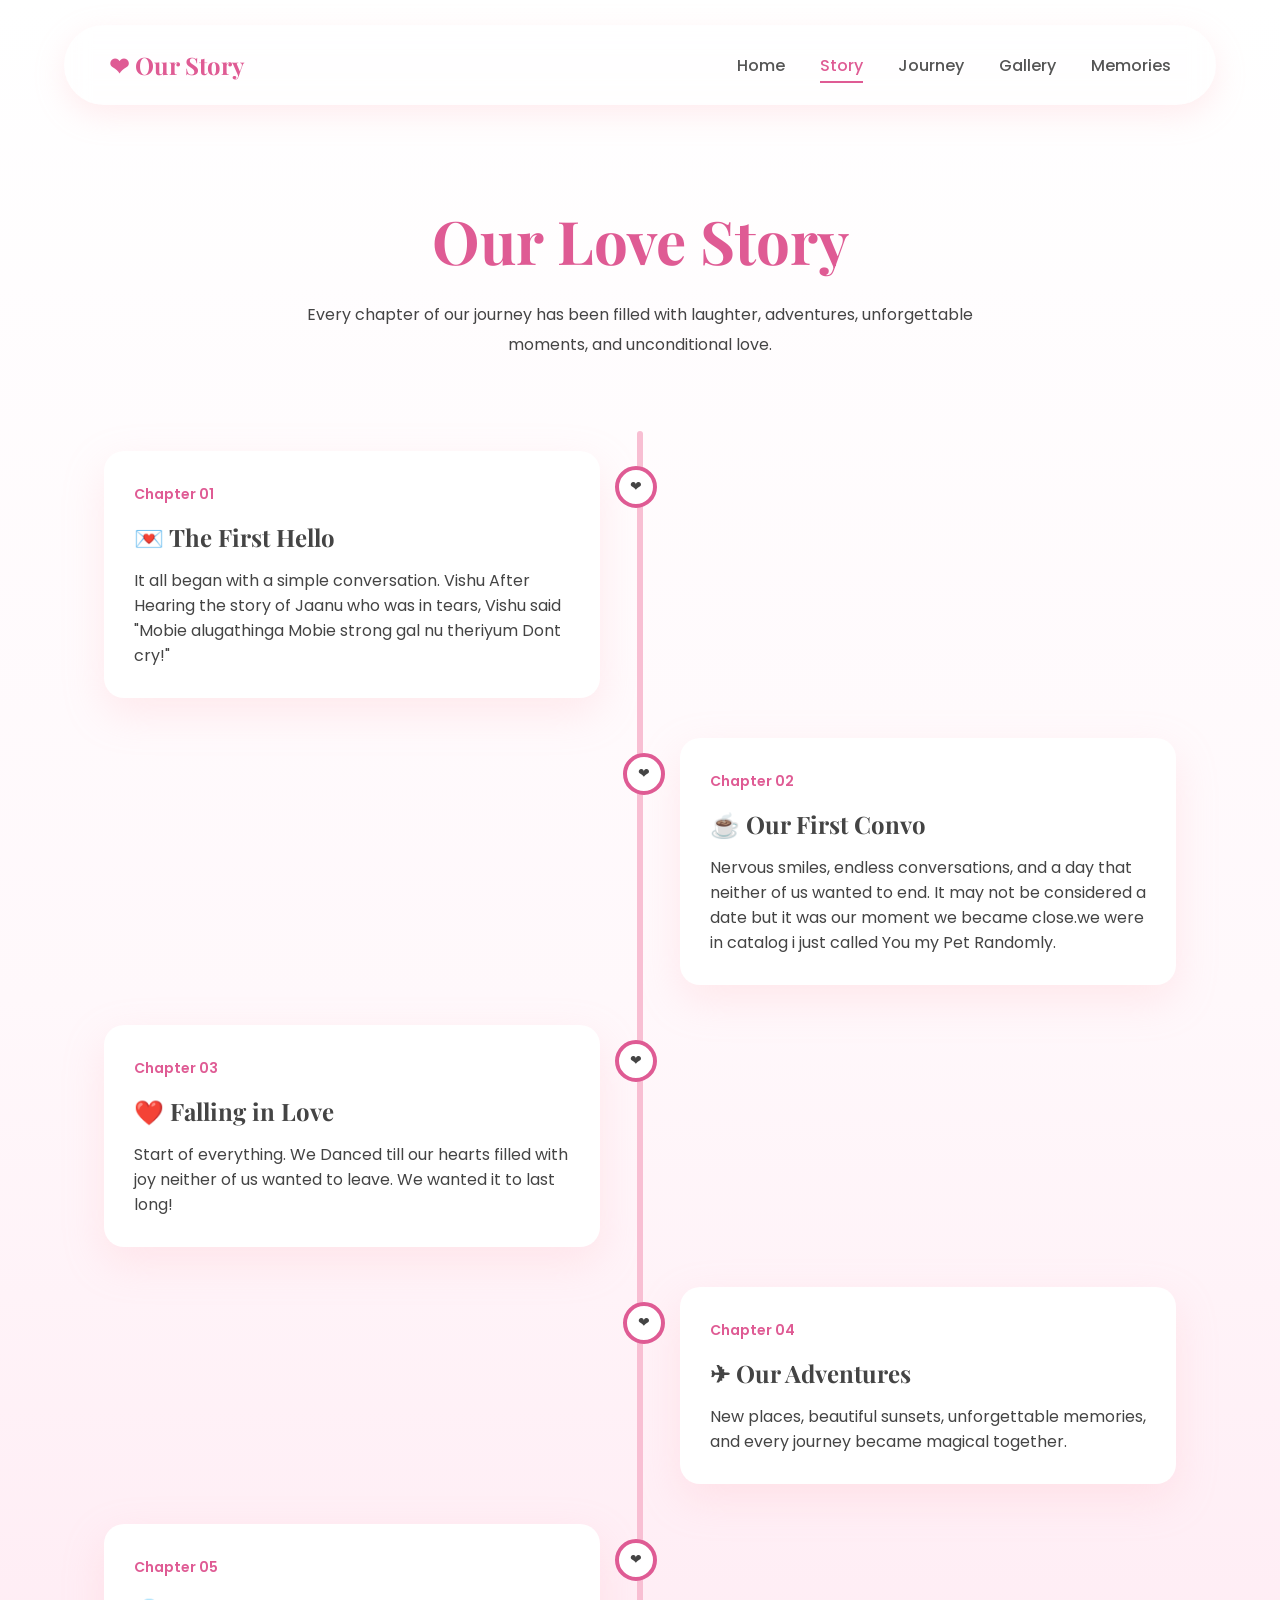
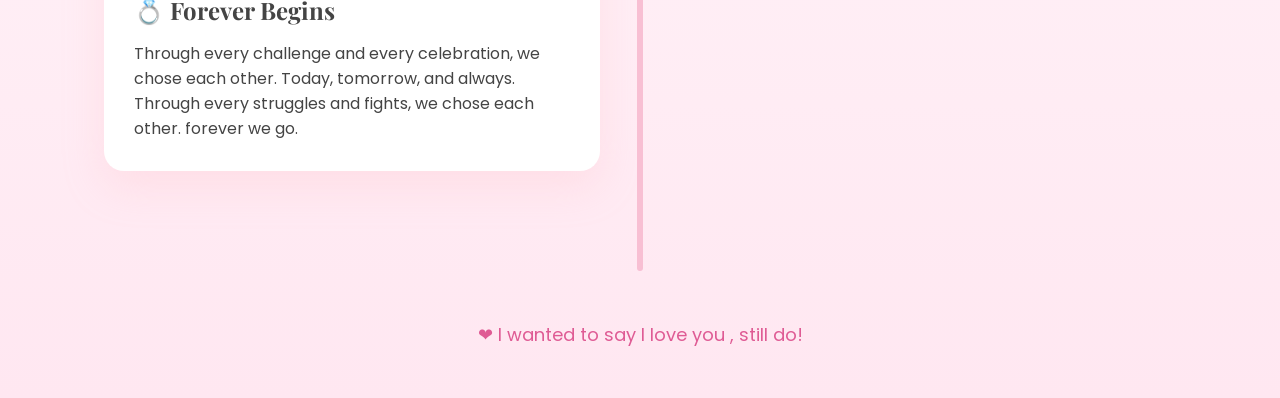
<file: story.html>
<!DOCTYPE html>
<html lang="en">

<head>

    <meta charset="UTF-8">
    <meta name="viewport" content="width=device-width, initial-scale=1.0">

    <title>Our Story</title>

    <link rel="stylesheet" href="story.css">

    <link href="https://fonts.googleapis.com/css2?family=Playfair+Display:wght@600;700&family=Poppins:wght@300;400;500;600&display=swap" rel="stylesheet">

</head>

<body>

<nav>

    <div class="logo">
        ❤ Our Story
    </div>

    <ul>

        <li><a href="index.html">Home</a></li>
        <li><a href="story.html" class="active">Story</a></li>
        <li><a href="journey.html">Journey</a></li>
        <li><a href="gallery.html">Gallery</a></li>
        <li><a href="memories.html">Memories</a></li>

    </ul>

</nav>


<header class="hero">

    <h1>Our Love Story</h1>

    <p>

        Every chapter of our journey has been filled with laughter,
        adventures, unforgettable moments, and unconditional love.

    </p>

</header>


<section class="timeline">

<div class="container left">

    <div class="card">

        <span>Chapter 01</span>

        <h2>💌 The First Hello</h2>

        <p>

            It all began with a simple conversation.
            Vishu After Hearing the story of Jaanu who was in tears, Vishu said "Mobie alugathinga Mobie strong gal nu theriyum Dont cry!" 

        </p>

    </div>

</div>


<div class="container right">

    <div class="card">

        <span>Chapter 02</span>

        <h2>☕ Our First Convo</h2>

        <p>

            Nervous smiles, endless conversations,
            and a day that neither of us wanted to end. It may not be considered a date but it was our moment we became close.we were in catalog i just called You my Pet Randomly.

        </p>

    </div>

</div>


<div class="container left">

    <div class="card">

        <span>Chapter 03</span>

        <h2>❤️ Falling in Love</h2>

        <p>

            Start of everything. We Danced till our hearts filled with joy neither of us wanted to leave. 
            We wanted it to last long!

        </p>

    </div>

</div>


<div class="container right">

    <div class="card">

        <span>Chapter 04</span>

        <h2>✈ Our Adventures</h2>

        <p>

            New places, beautiful sunsets,
            unforgettable memories,
            and every journey became magical together.

        </p>

    </div>

</div>


<div class="container left">

    <div class="card">

        <span>Chapter 05</span>

        <h2>💍 Forever Begins</h2>

        <p>

            Through every challenge and every celebration,
            we chose each other.
            Today, tomorrow, and always.
            Through every struggles and fights,
            we chose each other.
            forever we go.

        </p>

    </div>

</div>

</section>

<footer>

    <p>

        ❤ I wanted to say I love you , still do!

    </p>

</footer>

</body>

</html>
</file>
<file: style.css>
*{
    margin:0;
    padding:0;
    box-sizing:border-box;
}

html{
    scroll-behavior:smooth;
}

body{

    font-family:'Poppins',sans-serif;

    background:linear-gradient(135deg,#fff,#ffe7f1);

    overflow-x:hidden;

    color:#444;
}


/* NAVBAR */

nav{

    width:90%;

    height:80px;

    margin:auto;

    margin-top:25px;

    display:flex;

    justify-content:space-between;

    align-items:center;

    background:rgba(255,255,255,.45);

    backdrop-filter:blur(12px);

    border-radius:50px;

    padding:0 45px;

    box-shadow:0 10px 30px rgba(255,182,193,.25);

}

.logo{

    font-size:24px;

    font-weight:600;

    color:#df5b94;

}

nav ul{

    display:flex;

    list-style:none;

    gap:35px;

}

nav a{

    text-decoration:none;

    color:#555;

    font-weight:500;

    transition:.3s;

}

nav a:hover{

    color:#df5b94;

}


/* HERO */

.hero{

    width:90%;

    margin:auto;

    min-height:85vh;

    display:flex;

    justify-content:space-between;

    align-items:center;

    gap:50px;

}

.content{

    flex:1;

}

.content h1{

    font-size:65px;

    font-family:'Playfair Display',serif;

    line-height:1.2;

}

.content span{

    color:#df5b94;

}

.content p{

    margin:35px 0;

    font-size:18px;

    line-height:1.9;

    max-width:620px;

}


.buttons{

    display:flex;

    gap:20px;

}


.btn{

    text-decoration:none;

    padding:16px 34px;

    border-radius:50px;

    transition:.35s;

    font-weight:500;

}

.primary{

    background:#df5b94;

    color:white;

}

.primary:hover{

    transform:translateY(-5px);

    box-shadow:0 12px 25px rgba(223,91,148,.35);

}


.secondary{

    background:white;

    color:#df5b94;

}

.secondary:hover{

    background:#df5b94;

    color:white;

}


/* IMAGE */

.image{

    flex:1;

    display:flex;

    justify-content:center;

}

.image img{

    width:460px;

    height:460px;

    object-fit:cover;

    border-radius:50%;

    border:12px solid white;

    box-shadow:0 20px 60px rgba(255,166,190,.35);

    animation:float 5s ease-in-out infinite;

}


/* FLOAT */

@keyframes float{

    0%{

        transform:translateY(0px);

    }

    50%{

        transform:translateY(-20px);

    }

    100%{

        transform:translateY(0px);

    }

}


/* FLOATING HEARTS */

.heart{

    position:absolute;

    color:#f8a5c2;

    opacity:.18;

    animation:rise linear infinite;

    font-size:28px;

}

.h1{

    left:10%;

    bottom:-100px;

    animation-duration:14s;

}

.h2{

    left:30%;

    bottom:-150px;

    animation-duration:18s;

    font-size:40px;

}

.h3{

    left:55%;

    bottom:-130px;

    animation-duration:16s;

}

.h4{

    left:75%;

    bottom:-120px;

    animation-duration:20s;

}

.h5{

    left:90%;

    bottom:-100px;

    animation-duration:13s;

}

@keyframes rise{

    from{

        transform:translateY(0);

    }

    to{

        transform:translateY(-120vh);

    }

}


/* SCROLL */

.scroll{

    text-align:center;

    padding-bottom:40px;

    color:#df5b94;

    animation:bounce 2s infinite;

}

@keyframes bounce{

    50%{

        transform:translateY(10px);

    }

}


/* RESPONSIVE */

@media(max-width:1000px){

.hero{

    flex-direction:column-reverse;

    text-align:center;

    padding:50px 0;

}

.content p{

    margin:auto;

    margin-top:25px;

}

.buttons{

    justify-content:center;

    margin-top:35px;

}

.image img{

    width:320px;

    height:320px;

}

.content h1{

    font-size:45px;

}

nav{

    flex-direction:column;

    height:auto;

    padding:20px;

    gap:15px;

}

nav ul{

    flex-wrap:wrap;

    justify-content:center;

}

}
.story-container{

    display:flex;
    justify-content:center;
    align-items:center;

    margin-top:60px;
    margin-bottom:40px;

}

.story-button{

    display:inline-block;

    padding:18px 40px;

    background:#df5b94;

    color:white;

    text-decoration:none;

    border-radius:50px;

    font-weight:600;

    font-size:18px;

    transition:.35s;

    box-shadow:0 12px 25px rgba(223,91,148,.35);

}

.story-button:hover{

    transform:translateY(-6px);

    box-shadow:0 20px 40px rgba(223,91,148,.45);

    background:#d84a88;

}
</file>
<file: gallery.css>
*{
    margin:0;
    padding:0;
    box-sizing:border-box;
}

html{
    scroll-behavior:smooth;
}

body{
    font-family:'Poppins',sans-serif;
    background:linear-gradient(180deg,#fff,#fff6fa,#ffe7f1);
    color:#444;
}

/* ================= NAVIGATION ================= */

nav{

    width:90%;
    height:80px;
    margin:25px auto;

    display:flex;
    justify-content:space-between;
    align-items:center;

    padding:0 45px;

    border-radius:50px;

    background:rgba(255,255,255,.45);

    backdrop-filter:blur(12px);

    box-shadow:0 10px 30px rgba(255,182,193,.25);

}

.logo{

    font-size:24px;
    font-weight:600;
    color:#df5b94;
    font-family:'Playfair Display',serif;

}

nav ul{

    display:flex;
    gap:35px;
    list-style:none;

}

nav a{

    text-decoration:none;
    color:#555;
    font-weight:500;
    transition:.3s;
    position:relative;

}

nav a:hover{

    color:#df5b94;

}

nav a::after{

    content:"";
    position:absolute;
    left:0;
    bottom:-6px;

    width:0;
    height:2px;

    background:#df5b94;

    transition:.3s;

}

nav a:hover::after{

    width:100%;

}

nav .active{

    color:#df5b94;

}

nav .active::after{

    width:100%;

}

/* ================= HERO ================= */

.hero{

    text-align:center;
    padding:50px 20px 40px;

}

.hero h1{

    font-size:3.5rem;
    color:#df5b94;
    font-family:'Playfair Display',serif;
    margin-bottom:20px;

}

.hero p{

    max-width:700px;
    margin:auto;
    color:#666;
    line-height:1.8;
    font-size:17px;

}

/* ================= GALLERY ================= */

.gallery{

    width:90%;
    max-width:1500px;
    margin:50px auto 80px;

    display:grid;
    grid-template-columns:repeat(auto-fit,minmax(280px,1fr));
    gap:30px;

}

.photo{

    background:white;
    border-radius:22px;
    overflow:hidden;

    box-shadow:0 12px 35px rgba(255,170,195,.25);

    transition:.4s;

}

.photo:hover{

    transform:translateY(-10px) scale(1.03);

    box-shadow:0 18px 45px rgba(223,91,148,.35);

}

.photo img{

    width:100%;
    height:350px;

    object-fit:cover;

    display:block;

    transition:.5s;

}

.photo:hover img{

    transform:scale(1.08);

}

/* ================= RESPONSIVE ================= */

@media(max-width:900px){

nav{

    flex-direction:column;
    height:auto;
    padding:20px;
    gap:20px;

}

nav ul{

    flex-wrap:wrap;
    justify-content:center;
    gap:20px;

}

.hero h1{

    font-size:2.5rem;

}

.gallery{

    width:95%;
    gap:20px;

}

.photo img{

    height:280px;

}

}
</file>
<file: journey.css>
*{
margin:0;
padding:0;
box-sizing:border-box;
}

body{

font-family:'Poppins',sans-serif;
background:linear-gradient(180deg,#fff,#fff7fa,#ffe7f2);
color:#444;

}

/* NAVIGATION */

nav{

width:90%;
height:80px;
margin:25px auto;

display:flex;
justify-content:space-between;
align-items:center;

padding:0 45px;

border-radius:50px;

background:rgba(255,255,255,.45);

backdrop-filter:blur(12px);

box-shadow:0 10px 30px rgba(255,182,193,.25);

}

.logo{

font-size:24px;
font-family:'Playfair Display',serif;
font-weight:700;
color:#df5b94;

}

nav ul{

display:flex;
list-style:none;
gap:35px;

}

nav a{

text-decoration:none;
color:#555;
font-weight:500;
position:relative;

}

nav a:hover,
.active{

color:#df5b94;

}

nav a::after{

content:'';

position:absolute;

left:0;
bottom:-6px;

width:0;
height:2px;

background:#df5b94;

transition:.3s;

}

nav a:hover::after,
.active::after{

width:100%;

}

/* HERO */

.hero{

text-align:center;

padding:70px 20px;

}

.hero h1{

font-family:'Playfair Display',serif;

font-size:60px;

color:#df5b94;

margin-bottom:20px;

}

.hero p{

max-width:700px;

margin:auto;

line-height:1.8;

}

/* JOURNEY */

.journey{

width:90%;
max-width:1200px;

margin:60px auto;

display:grid;

grid-template-columns:repeat(auto-fit,minmax(320px,1fr));

gap:35px;

}

.step{

background:white;

padding:35px;

border-radius:25px;

text-align:center;

box-shadow:0 15px 40px rgba(255,182,193,.25);

transition:.4s;

}

.step:hover{

transform:translateY(-12px);

box-shadow:0 20px 45px rgba(223,91,148,.35);

}

.icon{

width:90px;
height:90px;

margin:auto;

border-radius:50%;

background:#ffe7f2;

display:flex;

justify-content:center;

align-items:center;

font-size:42px;

margin-bottom:25px;

}

.step h2{

font-family:'Playfair Display',serif;

margin-bottom:10px;

}

.step h3{

color:#df5b94;

margin-bottom:20px;

font-size:16px;

}

.step p{

line-height:1.8;

color:#666;

}

footer{

text-align:center;

padding:60px;

color:#df5b94;

font-size:18px;

}

@media(max-width:900px){

nav{

flex-direction:column;

height:auto;

padding:20px;

gap:20px;

}

nav ul{

flex-wrap:wrap;

justify-content:center;

}

.hero h1{

font-size:42px;

}

}
</file>
<file: love.css>
/* ================================
   GOOGLE FONTS & RESET
================================ */

*{
    margin:0;
    padding:0;
    box-sizing:border-box;
}

html{
    scroll-behavior:smooth;
}

body{

    font-family:'Poppins',sans-serif;

    background:
    radial-gradient(circle at top left,#ffd7e7 0%,transparent 30%),
    radial-gradient(circle at bottom right,#ffdce9 0%,transparent 30%),
    linear-gradient(135deg,#fff,#fff8fb,#ffe8f2);

    color:#444;

    overflow-x:hidden;

    min-height:100vh;

}

/* ================================
   FLOATING HEARTS
================================ */

.hearts{

    position:fixed;
    inset:0;
    pointer-events:none;
    overflow:hidden;
    z-index:-1;

}

.hearts span{

    position:absolute;

    bottom:-100px;

    color:#ff7fae;

    font-size:25px;

    animation:floatHeart linear infinite;

    opacity:.18;

}

.hearts span:nth-child(1){

left:5%;
animation-duration:13s;
font-size:20px;

}

.hearts span:nth-child(2){

left:18%;
animation-duration:16s;
font-size:30px;

}

.hearts span:nth-child(3){

left:32%;
animation-duration:11s;
font-size:22px;

}

.hearts span:nth-child(4){

left:47%;
animation-duration:15s;
font-size:40px;

}

.hearts span:nth-child(5){

left:63%;
animation-duration:12s;
font-size:28px;

}

.hearts span:nth-child(6){

left:75%;
animation-duration:18s;
font-size:20px;

}

.hearts span:nth-child(7){

left:87%;
animation-duration:14s;
font-size:34px;

}

.hearts span:nth-child(8){

left:95%;
animation-duration:17s;
font-size:24px;

}

@keyframes floatHeart{

0%{

transform:translateY(0) rotate(0deg);

}

100%{

transform:translateY(-120vh) rotate(360deg);

}

}

/* ================================
   NAVIGATION
================================ */

nav{

width:90%;

margin:25px auto;

height:82px;

display:flex;

justify-content:space-between;

align-items:center;

padding:0 40px;

background:rgba(255,255,255,.45);

backdrop-filter:blur(18px);

border-radius:50px;

box-shadow:0 15px 35px rgba(255,170,195,.25);

}

.logo{

font-family:'Playfair Display',serif;

font-size:26px;

font-weight:700;

color:#df5b94;

}

nav ul{

display:flex;

gap:35px;

list-style:none;

}

nav a{

text-decoration:none;

color:#555;

font-weight:500;

position:relative;

transition:.3s;

}

nav a:hover{

color:#df5b94;

}

nav a::after{

content:"";

position:absolute;

left:0;

bottom:-6px;

width:0;

height:2px;

background:#df5b94;

transition:.3s;

}

nav a:hover::after{

width:100%;

}

.active{

color:#df5b94;

}

.active::after{

width:100%;

}

/* ================================
   HERO
================================ */

.hero{

text-align:center;

padding:60px 20px;

}

.hero h1{

font-family:'Playfair Display',serif;

font-size:72px;

color:#df5b94;

margin-bottom:20px;

}

.hero p{

font-size:20px;

max-width:700px;

margin:auto;

line-height:1.8;

color:#666;

}

/* ================================
   COUPLE SECTION
================================ */

.couple{

display:flex;

justify-content:center;

align-items:center;

gap:80px;

margin-top:40px;

}

.person{

text-align:center;

}

.image{

width:240px;

height:240px;

border-radius:50%;

padding:8px;

background:linear-gradient(135deg,#ff8eb5,#ffc8dc);

box-shadow:0 20px 45px rgba(255,170,195,.35);

animation:float 5s ease-in-out infinite;

}

.image img{

width:100%;

height:100%;

border-radius:50%;

object-fit:cover;

border:8px solid white;

}

.person h2{

margin-top:20px;

font-size:28px;

font-family:'Playfair Display',serif;

}

.heart-center{

font-size:80px;

color:#ff5f9a;

animation:pulse 1.6s infinite;

}

/* ================================
   LOVE METER
================================ */

.meter-card{

width:850px;

max-width:90%;

margin:80px auto;

padding:45px;

background:rgba(255,255,255,.55);

backdrop-filter:blur(15px);

border-radius:30px;

box-shadow:0 20px 45px rgba(255,170,195,.25);

text-align:center;

}

.meter-card h2{

font-family:'Playfair Display',serif;

font-size:42px;

color:#df5b94;

margin-bottom:35px;

}

.meter{

height:30px;

background:#ffd6e5;

border-radius:50px;

overflow:hidden;

}

.fill{

width:0%;

height:100%;

background:linear-gradient(90deg,#ff6fa3,#ffb8d1);

border-radius:50px;

transition:2.5s ease;

}

.percent{

font-size:70px;

font-weight:700;

margin-top:30px;

color:#df5b94;

}

.loading{

margin-top:20px;

font-size:18px;

color:#666;

animation:blink 1.5s infinite;

}
/* ================================
   RESULT CARD
================================ */

.result{

    width:900px;
    max-width:90%;

    margin:70px auto;

    padding:55px;

    background:rgba(255,255,255,.65);

    backdrop-filter:blur(18px);

    border-radius:35px;

    text-align:center;

    box-shadow:0 25px 60px rgba(255,170,195,.35);

    animation:fadeUp .8s ease;

}

.hidden{

    display:none;

}

.result h2{

    font-family:'Playfair Display',serif;

    font-size:32px;

    color:#df5b94;

    margin-bottom:20px;

}

.result h1{

    font-size:64px;

    color:#ff4f8d;

    margin:20px 0;

    font-family:'Playfair Display',serif;

    animation:glow 2s infinite alternate;

}

#fortune{

    font-size:20px;

    line-height:1.8;

    color:#666;

    max-width:700px;

    margin:auto;

}

.crown{

    font-size:80px;

    margin:30px 0;

    animation:bounce 2s infinite;

}

/* ================================
   BUTTON
================================ */

#again{

    margin-top:40px;

    border:none;

    outline:none;

    cursor:pointer;

    padding:18px 40px;

    border-radius:50px;

    font-size:18px;

    font-weight:600;

    background:linear-gradient(135deg,#ff6ea5,#ff99bf);

    color:white;

    transition:.35s;

    box-shadow:0 12px 25px rgba(255,105,160,.35);

}

#again:hover{

    transform:translateY(-6px);

    box-shadow:0 18px 40px rgba(255,105,160,.45);

}

/* ================================
   QUOTE CARD
================================ */

.quote{

    width:900px;

    max-width:90%;

    margin:70px auto;

    padding:45px;

    text-align:center;

    background:white;

    border-radius:30px;

    box-shadow:0 20px 45px rgba(255,182,193,.25);

}

.quote h2{

    color:#df5b94;

    font-family:'Playfair Display',serif;

    margin-bottom:25px;

    font-size:36px;

}

blockquote{

    font-size:24px;

    line-height:1.9;

    color:#555;

    font-style:italic;

}

/* ================================
   FOOTER
================================ */

footer{

    text-align:center;

    padding:60px 20px;

    color:#df5b94;

    font-size:18px;

}

/* ================================
   ANIMATIONS
================================ */

@keyframes pulse{

0%{

transform:scale(1);

}

50%{

transform:scale(1.15);

}

100%{

transform:scale(1);

}

}

@keyframes float{

0%{

transform:translateY(0);

}

50%{

transform:translateY(-15px);

}

100%{

transform:translateY(0);

}

}

@keyframes glow{

0%{

text-shadow:0 0 10px #ff9fc3;

}

100%{

text-shadow:

0 0 15px #ff8eb7,

0 0 35px #ff73a8,

0 0 55px #ff5f9c;

}

}

@keyframes blink{

50%{

opacity:.35;

}

}

@keyframes bounce{

50%{

transform:translateY(-12px);

}

}

@keyframes fadeUp{

from{

opacity:0;

transform:translateY(40px);

}

to{

opacity:1;

transform:translateY(0);

}

}

/* ================================
   RESPONSIVE
================================ */

@media(max-width:1000px){

nav{

flex-direction:column;

height:auto;

padding:20px;

gap:20px;

}

nav ul{

flex-wrap:wrap;

justify-content:center;

gap:18px;

}

.hero h1{

font-size:50px;

}

.hero p{

font-size:18px;

}

.couple{

flex-direction:column;

gap:35px;

}

.heart-center{

font-size:55px;

}

.image{

width:180px;

height:180px;

}

.meter-card{

padding:30px;

}

.meter-card h2{

font-size:30px;

}

.percent{

font-size:50px;

}

.result{

padding:35px;

}

.result h1{

font-size:46px;

}

.result h2{

font-size:28px;

}

.quote{

padding:35px;

}

.quote h2{

font-size:30px;

}

blockquote{

font-size:20px;

}

}

@media(max-width:600px){

.hero h1{

font-size:42px;

}

.hero p{

font-size:16px;

}

.logo{

font-size:22px;

}

.person h2{

font-size:22px;

}

.image{

width:150px;

height:150px;

}

.percent{

font-size:42px;

}

.result h1{

font-size:36px;

}

blockquote{

font-size:18px;

}

#again{

width:100%;

padding:16px;

}

}
</file>
<file: memories.css>
*{
margin:0;
padding:0;
box-sizing:border-box;
}

body{
font-family:'Poppins',sans-serif;
background:linear-gradient(180deg,#fff,#fff8fb,#ffe7f1);
color:#444;
}

/* NAVIGATION */

nav{
width:90%;
height:80px;
margin:25px auto;
display:flex;
justify-content:space-between;
align-items:center;
padding:0 45px;
border-radius:50px;
background:rgba(255,255,255,.45);
backdrop-filter:blur(12px);
box-shadow:0 10px 30px rgba(255,182,193,.25);
}

.logo{
font-size:24px;
font-family:'Playfair Display',serif;
font-weight:700;
color:#df5b94;
}

nav ul{
display:flex;
list-style:none;
gap:35px;
}

nav a{
text-decoration:none;
color:#555;
font-weight:500;
position:relative;
}

nav a:hover,
.active{
color:#df5b94;
}

nav a::after{
content:'';
position:absolute;
left:0;
bottom:-6px;
width:0;
height:2px;
background:#df5b94;
transition:.3s;
}

nav a:hover::after,
.active::after{
width:100%;
}

/* HERO */

.hero{
text-align:center;
padding:70px 20px;
}

.hero h1{
font-family:'Playfair Display',serif;
font-size:58px;
color:#df5b94;
margin-bottom:20px;
}

.hero p{
max-width:700px;
margin:auto;
line-height:1.8;
color:#666;
}

/* MEMORY GRID */

.memories{
width:90%;
max-width:1300px;
margin:60px auto;
display:grid;
grid-template-columns:repeat(auto-fit,minmax(300px,1fr));
gap:30px;
}

.memory{
background:#fff;
padding:35px;
border-radius:22px;
text-align:center;
box-shadow:0 15px 35px rgba(255,182,193,.25);
transition:.35s;
border-top:5px solid #df5b94;
}

.memory:hover{
transform:translateY(-10px);
box-shadow:0 20px 45px rgba(223,91,148,.35);
}

.emoji{
font-size:52px;
margin-bottom:20px;
}

.memory h2{
font-family:'Playfair Display',serif;
margin-bottom:8px;
}

.memory span{
display:block;
color:#df5b94;
font-size:14px;
font-weight:600;
margin-bottom:18px;
}

.memory p{
line-height:1.8;
color:#666;
}

footer{
text-align:center;
padding:60px;
color:#df5b94;
font-size:18px;
}

/* MOBILE */

@media(max-width:900px){

nav{
flex-direction:column;
height:auto;
padding:20px;
gap:20px;
}

nav ul{
flex-wrap:wrap;
justify-content:center;
}

.hero h1{
font-size:42px;
}

}
</file>
<file: story.css>
*{
margin:0;
padding:0;
box-sizing:border-box;
}

body{

font-family:'Poppins',sans-serif;

background:linear-gradient(180deg,#fff,#fff8fb,#ffe7f1);

color:#444;

}

/* NAVBAR */

nav{

width:90%;

height:80px;

margin:25px auto;

display:flex;

justify-content:space-between;

align-items:center;

padding:0 45px;

background:rgba(255,255,255,.45);

backdrop-filter:blur(12px);

border-radius:50px;

box-shadow:0 10px 30px rgba(255,182,193,.25);

}

.logo{

font-size:24px;

font-family:'Playfair Display',serif;

color:#df5b94;

font-weight:700;

}

nav ul{

display:flex;

gap:35px;

list-style:none;

}

nav a{

text-decoration:none;

color:#555;

font-weight:500;

position:relative;

}

nav a:hover,
.active{

color:#df5b94;

}

nav a::after{

content:'';

position:absolute;

left:0;

bottom:-6px;

width:0;

height:2px;

background:#df5b94;

transition:.3s;

}

nav a:hover::after,
.active::after{

width:100%;

}

/* HERO */

.hero{

text-align:center;

padding:70px 20px;

}

.hero h1{

font-size:60px;

font-family:'Playfair Display',serif;

color:#df5b94;

margin-bottom:20px;

}

.hero p{

max-width:700px;

margin:auto;

line-height:1.9;

}

/* TIMELINE */

.timeline{

position:relative;

width:90%;

max-width:1200px;

margin:auto;

padding-bottom:80px;

}

.timeline::after{

content:"";

position:absolute;

width:6px;

background:#f8bfd3;

top:0;

bottom:0;

left:50%;

margin-left:-3px;

border-radius:20px;

}

.container{

padding:20px 40px;

position:relative;

width:50%;

}

.left{

left:0;

}

.right{

left:50%;

}

.card{

background:white;

padding:30px;

border-radius:20px;

box-shadow:0 15px 40px rgba(255,182,193,.25);

transition:.4s;

}

.card:hover{

transform:translateY(-10px);

box-shadow:0 20px 50px rgba(223,91,148,.35);

}

.card span{

color:#df5b94;

font-size:14px;

font-weight:600;

}

.card h2{

margin:15px 0;

font-family:'Playfair Display',serif;

}

.container::after{

content:"❤";

position:absolute;

top:35px;

right:-17px;

width:34px;

height:34px;

background:white;

border:4px solid #df5b94;

border-radius:50%;

display:flex;

justify-content:center;

align-items:center;

z-index:1;

font-size:14px;

}

.right::after{

left:-17px;

}

footer{

text-align:center;

padding:50px;

font-size:18px;

color:#df5b94;

}

/* MOBILE */

@media(max-width:900px){

nav{

flex-direction:column;

height:auto;

padding:20px;

gap:20px;

}

nav ul{

flex-wrap:wrap;

justify-content:center;

}

.hero h1{

font-size:42px;

}

.timeline::after{

left:25px;

}

.container{

width:100%;

padding-left:70px;

padding-right:20px;

}

.left,
.right{

left:0;

}

.container::after{

left:8px;

}

}
</file>
